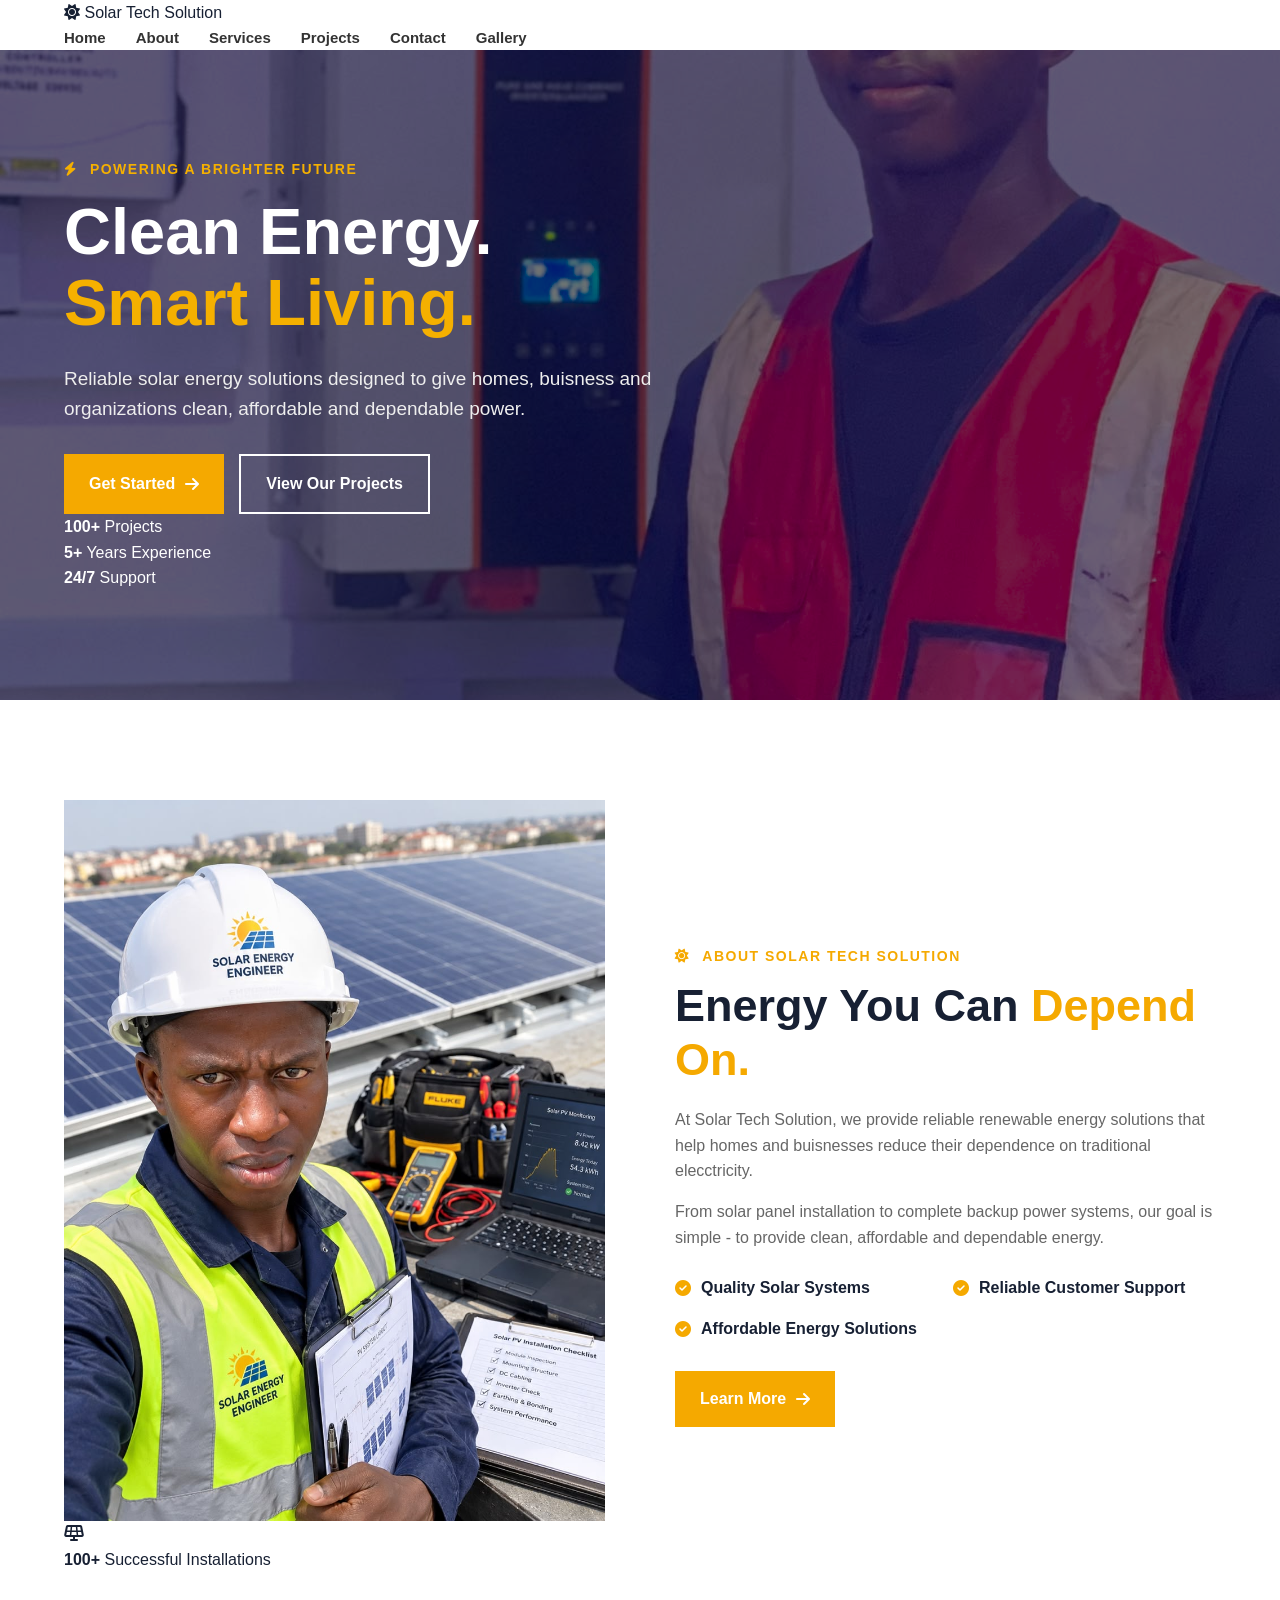
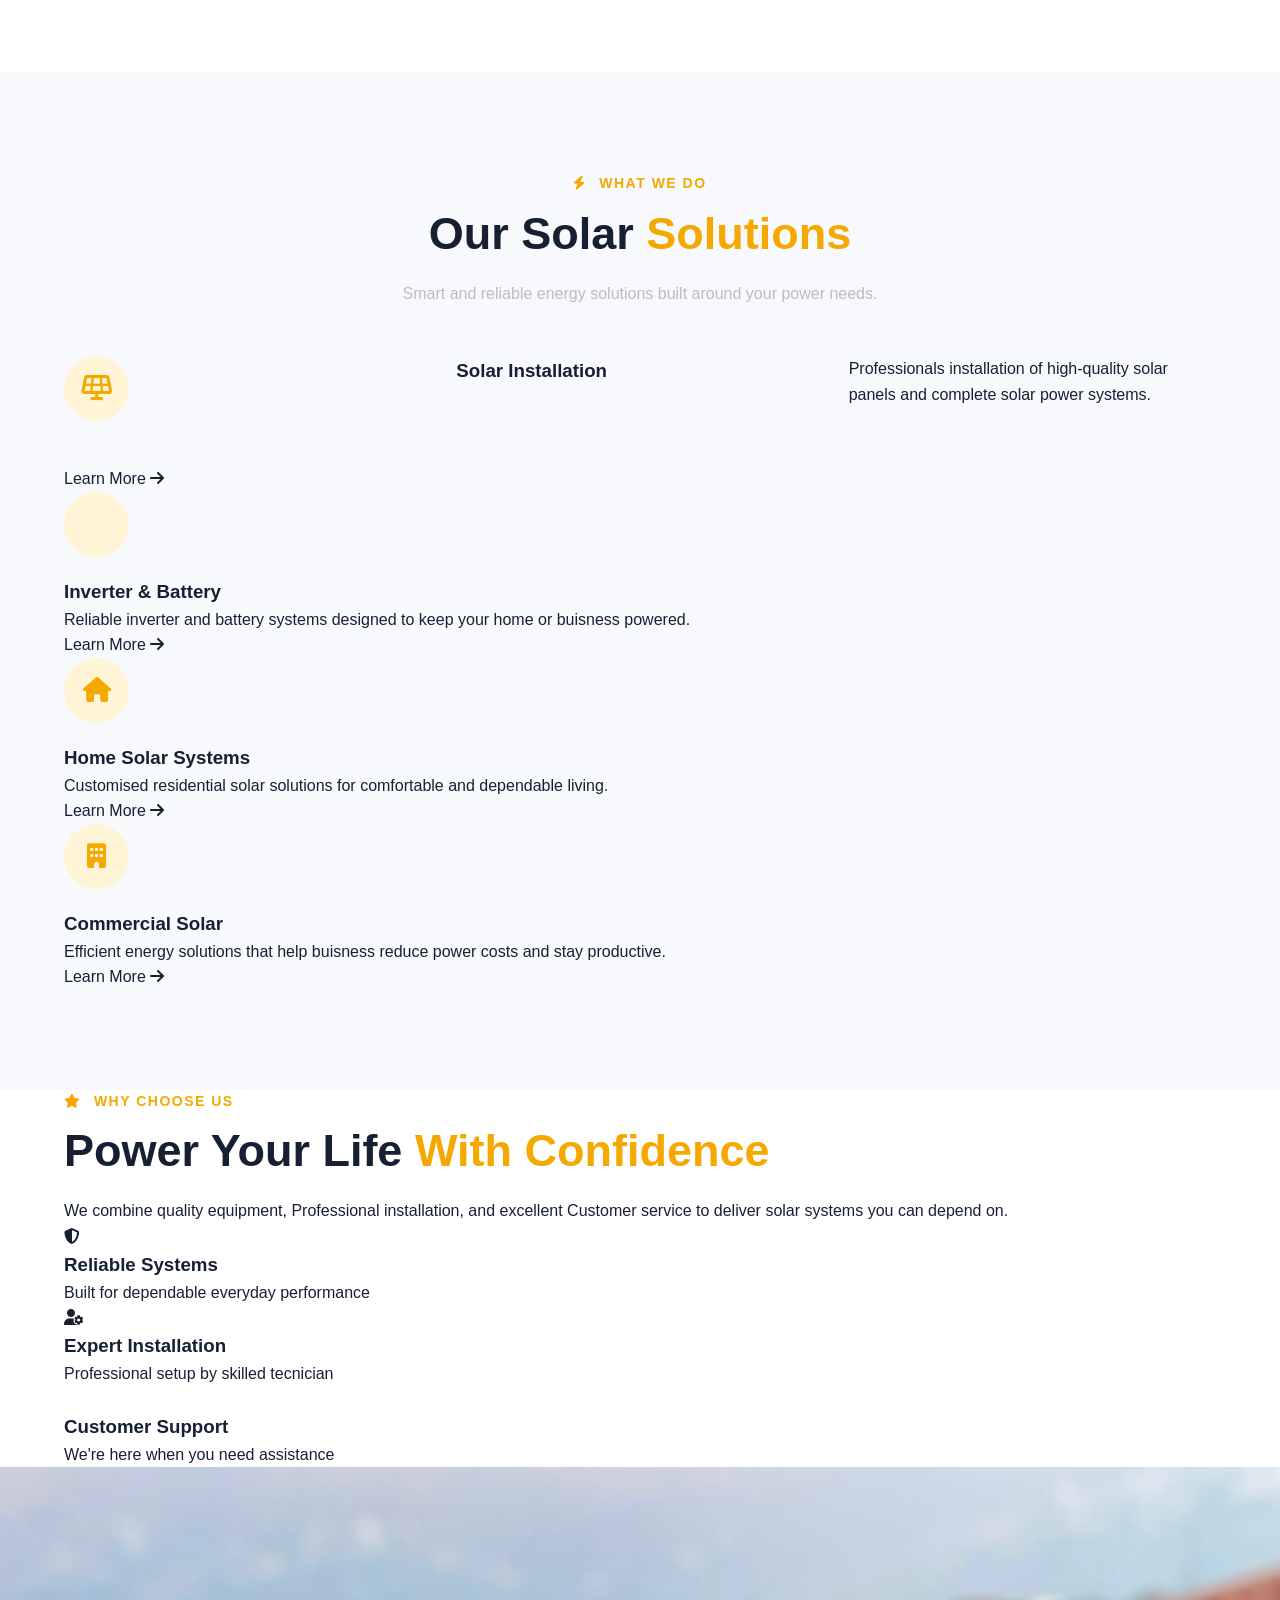
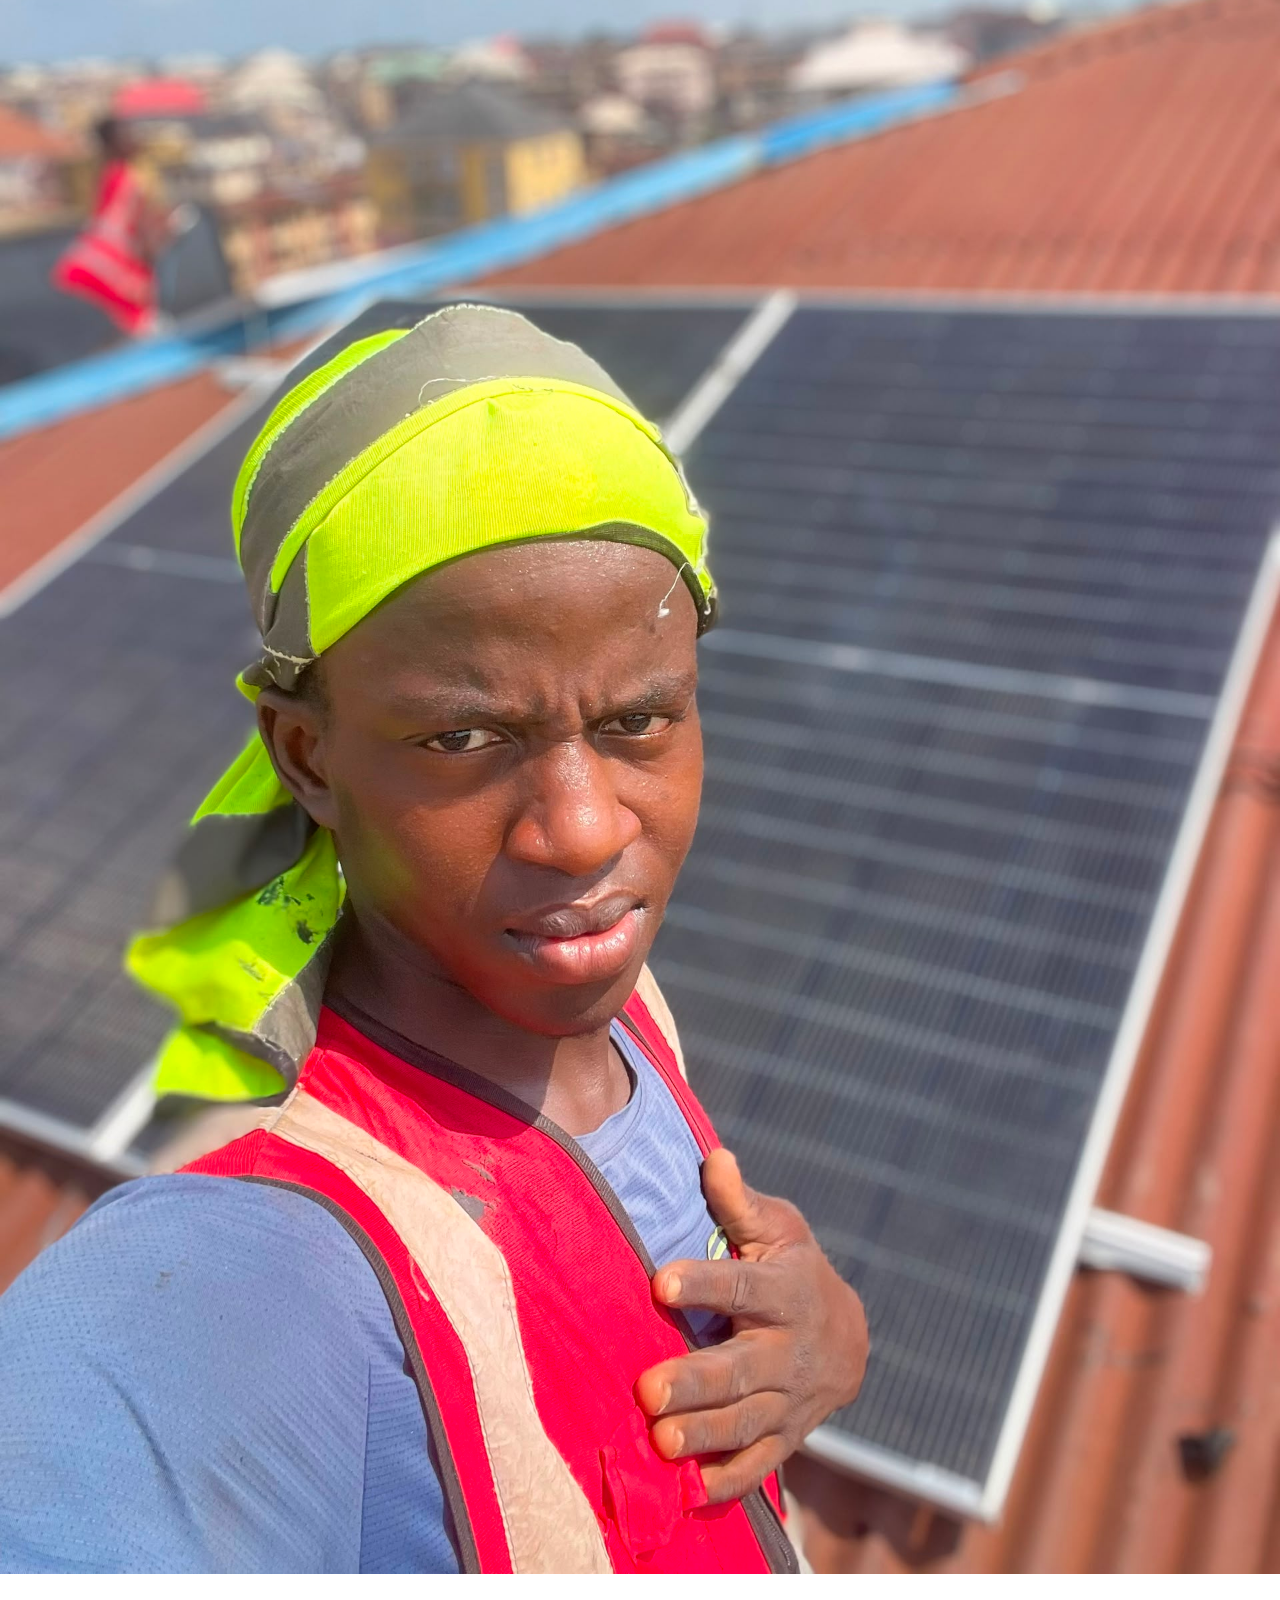
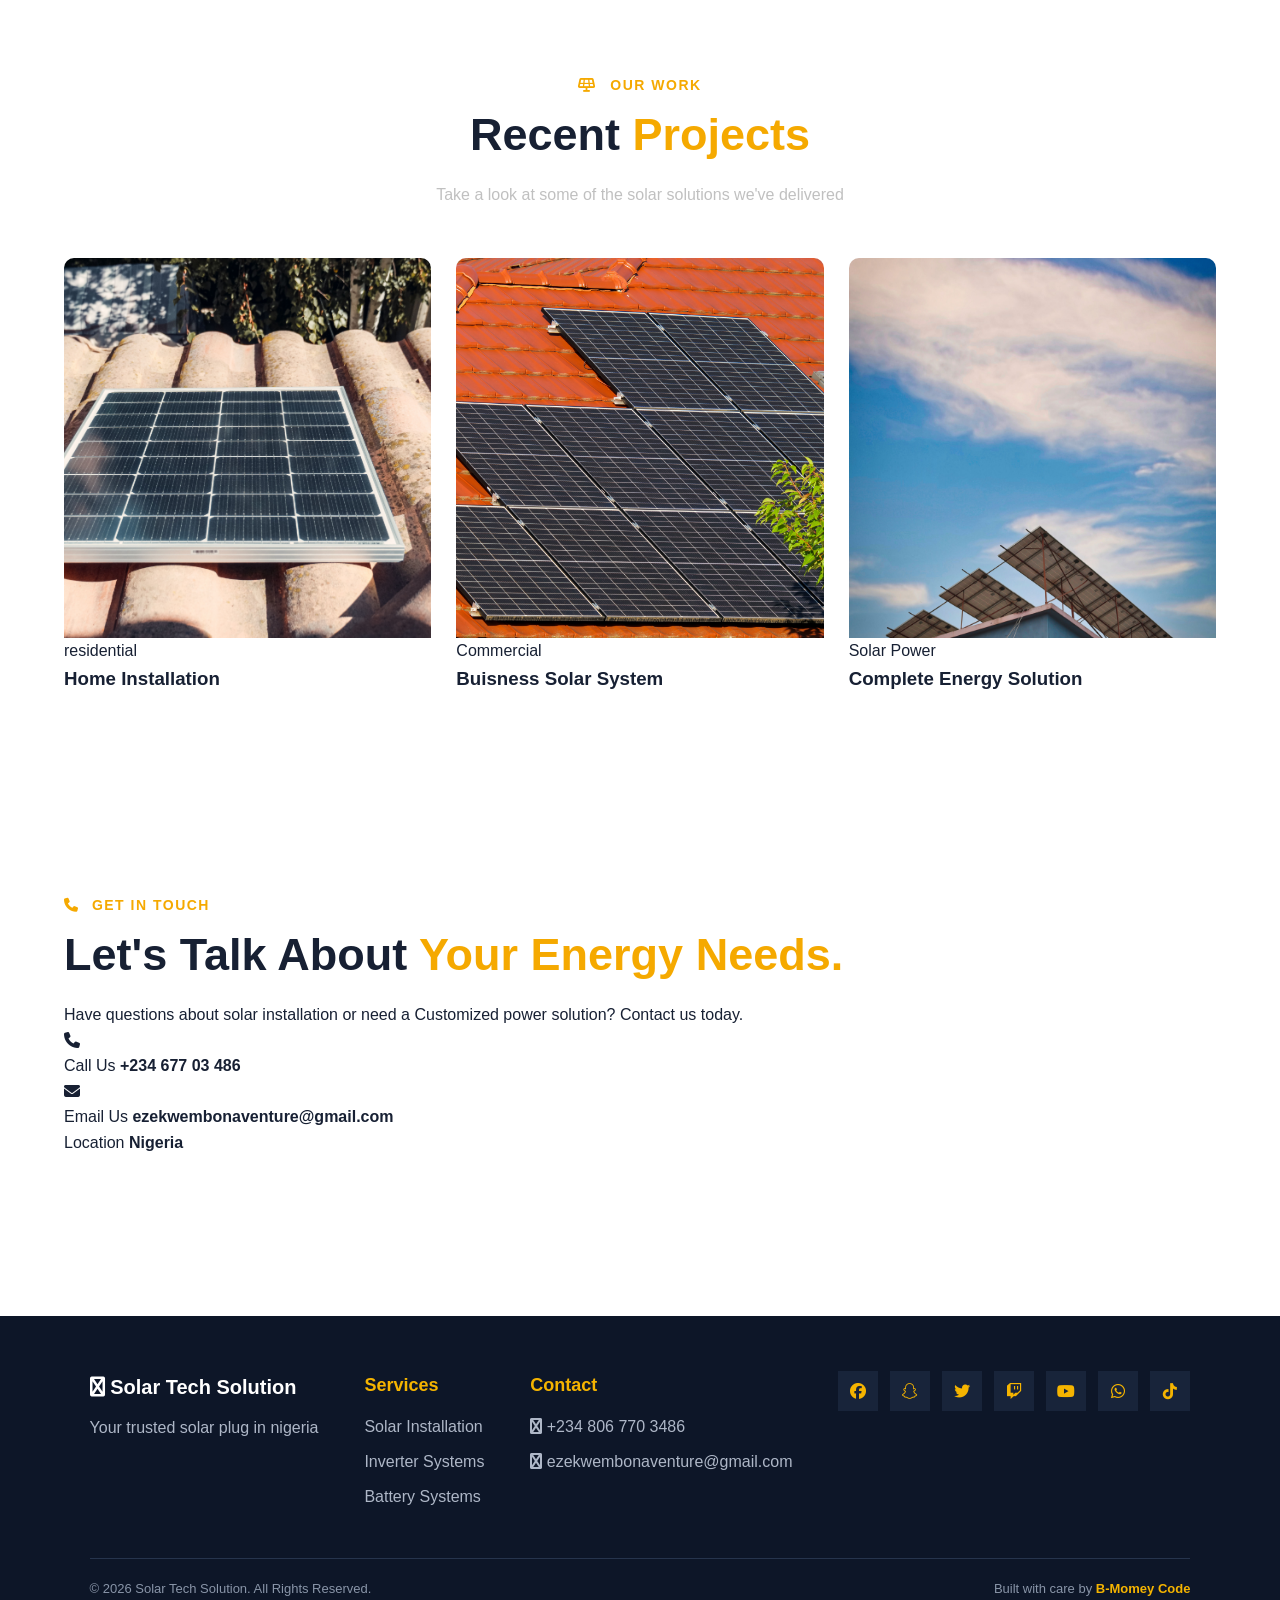
<file: index.html>
<!DOCTYPE html>
<html lang="en">
<head>
       <meta charset="UTF-8">
       <meta name="viewport" content="width=device-width, initial-scale=1.0">
       <link rel="stylesheet" href="https://cdnjs.cloudflare.com/ajax/libs/font-awesome/6.5.2/css/all.min.css">
       <link rel="stylesheet" href="style.css">
       <link rel="stylesheet" href="script.js">
       <link rel="stylesheet" media="screen and (max-width: 768px)" href="mobile.css">
       <link rel="stylesheet" href="widescreen.css">
       <title>Solar Tech Solution | Clean Energy Brighter Future</title>
</head>
<body>
       <!--Header-->
       <header>
        <div class="container">
        <a href="img/logo.png" class="logo">
        <i class="fa-solid fa-sun"></i>
        <span>Solar Tech Solution</span>
        </a>
        <nav class="navbar">
         <a href="index.html">Home</a>
         <a href="about.html">About</a>
         <a href="services.html">Services</a>
         <a href="projects.html">Projects</a>
         <a href="contact.html">Contact</a>
         <a href="gallery.html">Gallery</a>
        </nav>
        </a>
        </div>
       </header>
       <!--Hero Section-->
       <section class="hero" id="home">
        <div class="hero-overlay"></div>
        <div class="container hero-content">
          <div class="hero-text">
              <p class="hero-small">
                <i class="fa-solid fa-bolt"></i>
                POWERING A BRIGHTER FUTURE
              </p>
              <h1>Clean Energy. <span>Smart Living.</span></h1>
              <p class="hero-description">
               Reliable solar energy solutions designed to give homes,
               buisness and organizations clean, affordable and dependable power.
              </p>
              <div class="hero-buttons">
               <a href="contact.html" class="primary-btn">
                     Get Started 
                     <i class="fa-solid fa-arrow-right"></i>
               </a>
               <a href="projects.html" class="secondary-btn">View Our Projects</a>
              </div>
              <div class="hero-stats">
                <div>
                     <strong>100+</strong>
                     <span>Projects</span>
                </div>
                <div>
                     <strong>5+</strong>
                     <span>Years Experience</span>
                </div>
                <div>
                     <strong>24/7</strong>
                     <span>Support</span>
                </div>
              </div>
          </div>
        </div>
       </section>
       <div class="hero-image">
        <img src="img/logo.png" alt="Solar tech solution logo"
        class="apron-badge">
       </div>
       <!--About-->
       <section class="about section" id="about">
        <div class="container about-grid">
         <div class="about-images">
              <img src="img/rooftop 2.jpg" alt="Solar panel insallation">
              <div class="experince-box">
               <i class="fa-solid fa-solar-panel"></i>
               <div>
                <strong>100+</strong>
                <span>Successful Installations</span>
               </div>
              </div>
         </div>
         <div class="about-text">
           <p class="section-label">
              <i class="fa-solid fa-sun"></i>
              ABOUT SOLAR TECH SOLUTION
           </p>
           <h2>Energy You Can
              <span>Depend On.</span>
           </h2>
           <p>At Solar Tech Solution, we provide reliable renewable energy
              solutions that help homes and buisnesses reduce their
              dependence on traditional elecctricity.
           </p>
           <p>From solar panel installation to complete backup power
              systems, our goal is simple - to provide clean,
              affordable and dependable energy.
           </p>
           <div class="about-features">
              <div>
                <i class="fa-solid fa-circle-check"></i>
                <span>Quality Solar Systems</span>
              </div>
              <div>
               <i class="fa-solid fa-circle-check"></i>
               <span>Reliable Customer Support</span>
              </div>
              <div>
               <i class="fa-solid fa-circle-check"></i>
               <span>Affordable Energy Solutions</span>
              </div>
           </div>
           <div>
              <a href="contact.html" class="primary-btn">
                     Learn More
                     <i class="fa-solid fa-arrow-right"></i>
              </a>
           </div>
                </div>
        </div>
       </section>
       <!--Services-->
       <section class="services section" id="services">
        <div class="container">
            <div class="section-heading">
              <p class="section-label">
               <i class="fa-solid fa-bolt"></i>
               WHAT WE DO
              </p>
              <h2>Our Solar
              <span>Solutions</span>
              </h2>
              <p>Smart and reliable energy solutions built around your power needs.</p>
            </div>
            <div class="services-grid">
              <div class="service-icon">
                 <i class="fa-solid fa-solar-panel"></i>
              </div>
              <h3>Solar Installation</h3>
              <p>Professionals installation of high-quality solar
                 panels and complete solar power systems.
              </p>
              <a href="contact.html">
                     Learn More
                <i class="fa-solid fa-arrow-right"></i>
              </a>
            </div>
            <div class="service-card">
              <div class="service-icon">
                <i class="fa-solid fa-batttery-full"></i>
              </div>
              <h3>Inverter & Battery</h3>
              <p>Reliable inverter and battery systems designed to
                 keep your home or buisness powered.
              </p>
              <a href="contact.html">
                     Learn More
                     <i class="fa-solid fa-arrow-right"></i>
              </a>
            </div>
            <div class="service-card">
              <div class="service-icon">
                <i class="fa-solid fa-house"></i>
              </div>
              <h3>Home Solar Systems</h3>
              <p>Customised residential solar solutions for 
                comfortable and dependable living.
              </p>
              <a href="contact.html">
                Learn More
                <i class="fa-solid fa-arrow-right"></i>
              </a>
            </div>
            <div class="service-card">
              <div class="service-icon">
                <i class="fa-solid fa-building"></i>
              </div>
              <h3>Commercial Solar</h3>
              <p>Efficient energy solutions that help buisness
                reduce power costs and stay productive.
              </p>
              <a href="contact.html">
                Learn More
                <i class="fa-solid fa-arrow-right"></i>
              </a>
            </div>
        </div>
       </section>
      <!--Why Us-->
      <section class="why-us">
        <div class="container why-grid">
          <div class="why-text">
            <p class="section-label">
              <i class="fa-solid fa-star"></i>
              WHY CHOOSE US
            </p>
            <h2>Power Your Life
              <span>With Confidence</span>
            </h2>
            <p>We combine quality equipment, Professional installation,
              and excellent Customer service to deliver solar systems you can depend on.
            </p>
            <div class="why-list">
              <div class="why-item">
                <i class="fa-solid fa-shield-halved"></i>
                <div>
                  <h3>Reliable Systems</h3>
                  <p>Built for dependable everyday performance</p>
                </div>
              </div>
              <div class="why-item">
                <i class="fa-solid fa-user-gear"></i>
                <h3>Expert Installation</h3>
                <p>Professional setup by skilled tecnician</p>
              </div>
            </div>
            <div class="why-item">
              <i class="fa-solid fa-headest"></i>
              <div>
                <h3>Customer Support</h3>
                <p>We're here when you need assistance</p>
              </div>
            </div>
          </div>
        </div>
        <div class="why-imagee">
          <img src="img/rooftop.jpg.jpg" alt="Solar tecnicians working">
        </div>
      </section> 
      <!--Projects-->
      <section class="projects section" id="projects">
        <div class="container">
          <div class="section-heading">
            <p class="section-label">
              <i class="fa-solid fa-solar-panel"></i>
              OUR WORK
            </p>
            <h2>Recent <span>Projects</span></h2>
            <p>
              Take a look at some of the solar solutions we've delivered
            </p>
          </div>
          <div class="projects-grid">
            <div class="projects-card">
              <img src="img/project 6.jpg" alt="Solar installation project">
              <div class="project-info">
                <span>residential</span>
                <h3>Home Installation</h3>
              </div>
            </div>
            <div class="projects-card">
              <img src="img/project 3.jpg" alt="Commercial solar project">
              <div class="project-info">
                <span>Commercial</span>
                <h3>Buisness Solar System</h3>
              </div>
            </div>
            <div class="projects-card">
              <img src="img/project 4.jpg" alt="Solar panel project">
              <div class="project-info">
                <span>Solar Power</span>
                <h3>Complete Energy Solution</h3>
              </div>
            </div>
          </div>
        </div>
      </section>
      <!--Contact-->
      <section class="content section" id="contact">
        <div class="container contact-grid">
          <div class="contact-info">
            <p class="section-label">
              <i class="fa-solid fa-phone"></i>
              GET IN TOUCH
            </p>
            <h2>Let's Talk About
              <span>Your Energy Needs.</span>
            </h2>
            <p>Have questions about solar installation or need 
              a Customized power solution? Contact us today.
            </p>
            <div class="contact-item">
              <i class="fa-solid fa-phone"></i>
              <div>
                <span>Call Us</span>
                <strong>+234 677 03 486</strong>
              </div>
            </div>
            <div class="contact-item">
              <i class="fa-solid fa-envelope"></i>
              <div>
                <span>Email Us</span>
                <strong>ezekwembonaventure@gmail.com</strong>
              </div>
            </div>
            <div>
              <span>Location</span>
              <strong>Nigeria</strong>
            </div>
          </div>
        </div>
      </section>
      <footer class="footer">
        <div class="footer-container">
          <div class="footer-brand">
            <h3>
              <i class="fa-brands fa-sun"></i>
              Solar Tech Solution</h3>
            <p>Your trusted solar plug in nigeria</p>
          </div>
          <div class="footer-services">
            <h4>Services</h4>
            <a href="services.html">Solar Installation</a>
            <a href="services.html">Inverter Systems</a>
            <a href="services.html">Battery Systems</a>
          </div>
          <div class="footer-contact">
            <h4>Contact</h4>
            <a href="tel:08067703486">
              <i class="fa-brands fa-phone"></i>
              +234 806 770 3486
            </a>
            <a href="mailto:ezekwembonaventure@gmail.com">
              <i class="fa-brands fa-envelope"></i>
              ezekwembonaventure@gmail.com
            </a>
          </div>
          <div class="social-icons">
            <a href="https://www.facebook.com/share/19jaKNZbji/?mibextid=wwXIfr" target="_blank">
                     <i class="fa-brands fa-facebook"></i>
              </a>
              <!--snapchat-->
              <a href="https://snapchat.com/t/9XoHOMtY" target="_blank">
                     <i class="fa-brands fa-snapchat"></i>
              </a>
              <!--Twitter-->
              <a href="https://x.com/cleanenergy002?s=11" target="_blank">
                     <i class="fa-brands fa-twitter"></i>
              </a>
              <!--Twitch-->
              <a href="https://www.twitch.tv/Solartech042" target="_blank">
                     <i class="fa-brands fa-twitch"></i>
              </a>
              <!--youtube-->
              <a href="https://www.youtube.com/@Solartech001?si=rQ2NU7afKTNvPv5" target="_blank">
                     <i class="fa-brands fa-youtube"></i>
              </a>
              <!--whatsapp-->
              <a href="https://wa.me/2348067703486" target="_blank">
                     <i class="fa-brands fa-whatsapp"></i>
              </a>
              <!--tiktok-->
              <a href="https://www.tiktok.com/@solartech073?_r=1&_t=Zs-99wtcuWARWh">
                <i class="fa-brands fa-tiktok"></i>
                </a>
          </div>
          </div>
        </div>
        <div class="footer-bottom">
          <p> &copy; 2026 Solar Tech Solution. All Rights Reserved.</p>
          <p>Built with care
            by <strong>B-Momey Code</strong></p>
        </div>
      </footer>
      </body>
      </html>
</file>
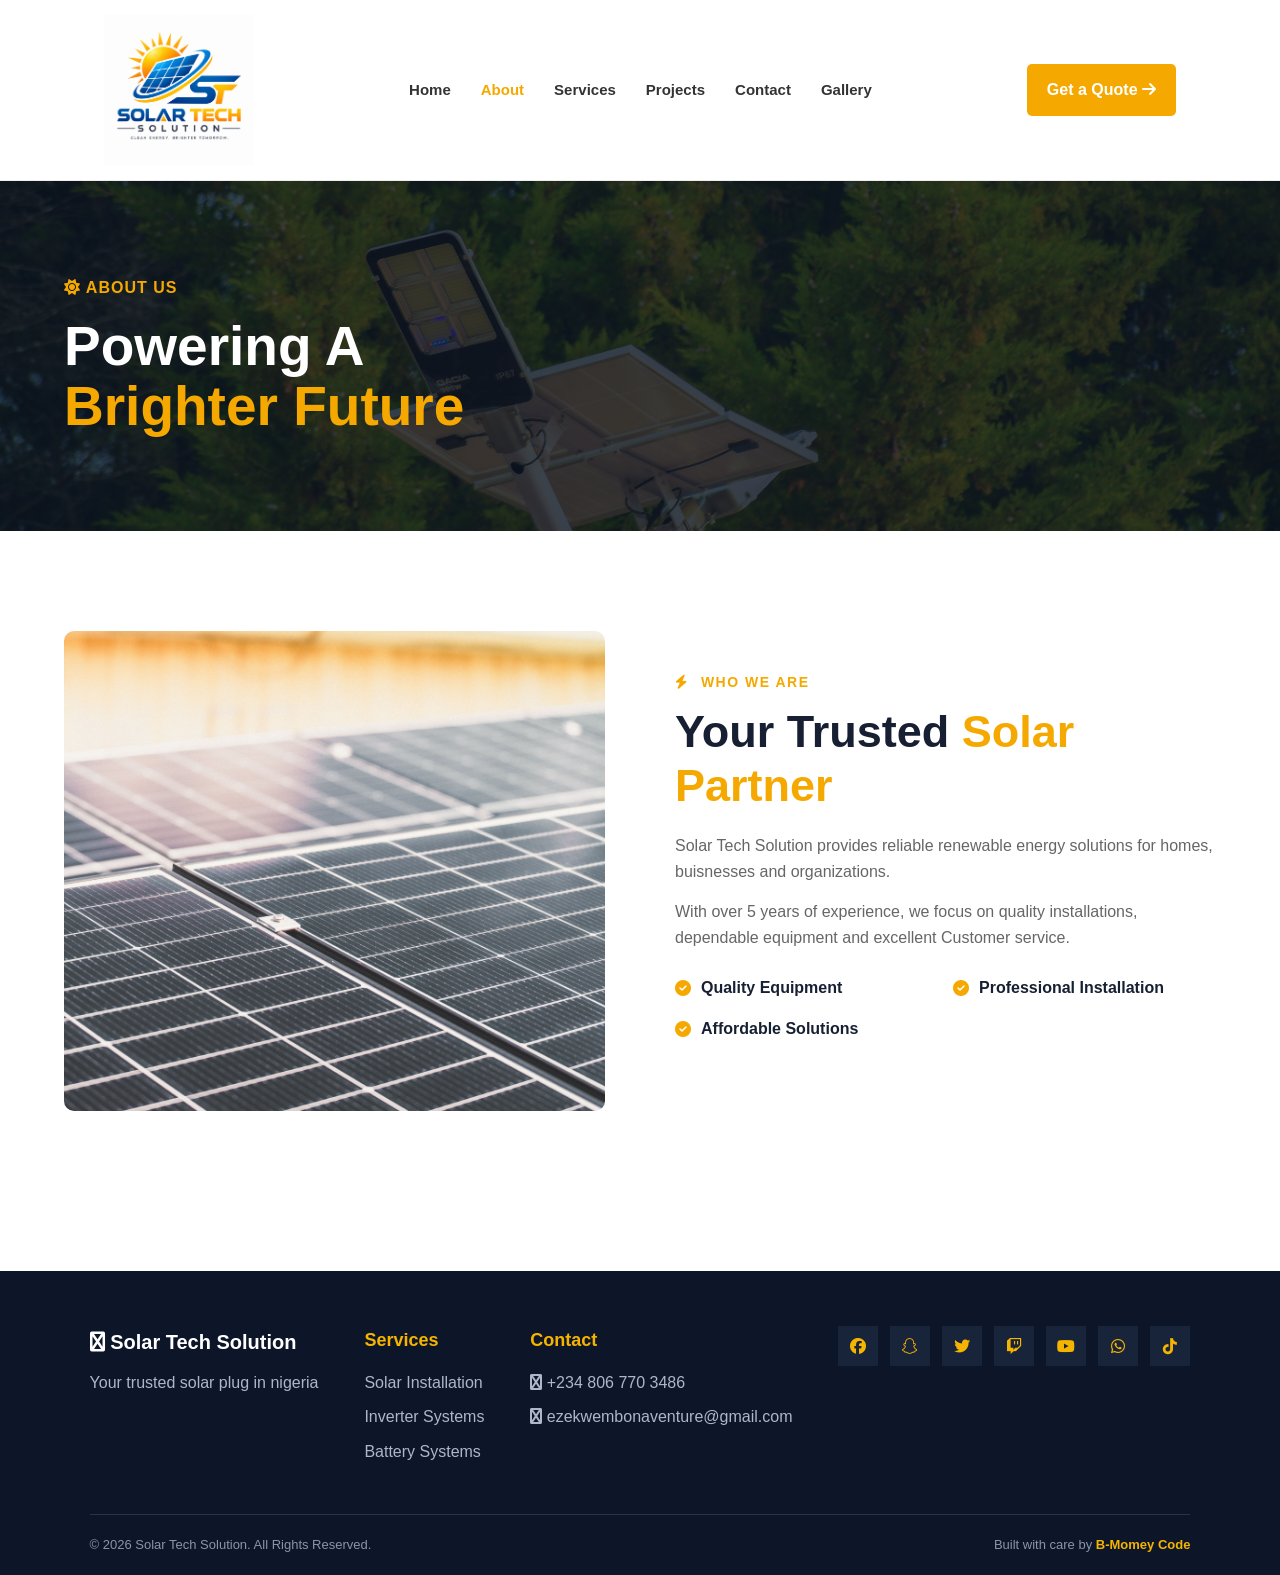
<file: about.html>
<!DOCTYPE html>
<html lang="en">
<head>
       <meta charset="UTF-8">
       <meta name="viewport" content="width=device-width, initial-scale=1.0">
       <link rel="stylesheet" href="style.css">
       <link rel="stylesheet" href="script.js">
       <link rel="stylesheet"  media="screen and (max-width: 768px)" href="mobile.css">
       <link rel="stylesheet" href="widescreen.css">
       <link rel="stylesheet" href="https://cdnjs.cloudflare.com/ajax/libs/font-awesome/6.5.2/css/all.min.css">
       <title>About Us | Solar Tech Solutions</title>
</head>
<body>
       <!--Header-->
       <header class="header">
        <div class="container nav">
          <a href="index.html" class="logo">
              <img src="img/logo.png" alt="Solar Tech Solution logo">
          </a>
          <nav class="navbar">
            <a href="index.html">Home</a>
            <a href="about.html" class="active">About</a>
            <a href="services.html">Services</a>
            <a href="projects.html">Projects</a>
            <a href="contact.html">Contact</a>
            <a href="gallery.html">Gallery</a>
          </nav>
          <a href="contact.html" class="nav-btn">
              Get a Quote
              <i class="fa-solid fa-arrow-right"></i>
          </a>
        </div>
       </header> 
       <!--Hero page-->
       <section class="page-hero">
         <div class="container">
              <p>
                <i class="fa-solid fa-sun"></i>
                ABOUT US
              </p>
              <h1>Powering A 
                <span>Brighter Future</span>
              </h1>
         </div>
       </section>
       <!--About-->
       <section class="about section">
         <div class="container about-grid">
              <div class="about-image">
                <img src="img/project 7.jpg" alt="Solar panel installation">
              </div>
              <div class="about-text">
                <p class="section-label">
                  <i class="fa-solid fa-bolt"></i>
                  WHO WE ARE
                </p>
                <h2>Your Trusted
                     <span>Solar Partner</span>
                </h2>
                <p>Solar Tech Solution provides reliable renewable energy
                   solutions for homes, buisnesses and organizations.
                </p>
                <p>With over 5 years of experience, we focus on quality installations, 
                     dependable equipment and excellent Customer service.
                </p>
                <div class="about-features">
                  <div>
                     <i class="fa-solid fa-circle-check"></i>
                     Quality Equipment
                  </div>
                  <div>
                     <i class="fa-solid fa-circle-check"></i>
                     Professional Installation
                  </div>
                  <div>
                     <i class="fa-solid fa-circle-check"></i>
                     Affordable Solutions
                  </div>
                </div>
              </div>
         </div>
       </section>
      <!--footer-->
       <footer class="footer">
        <div class="footer-container">
          <div class="footer-brand">
            <h3>
              <i class="fa-brands fa-sun"></i>
              Solar Tech Solution</h3>
            <p>Your trusted solar plug in nigeria</p>
          </div>
          <div class="footer-services">
            <h4>Services</h4>
            <a href="services.html">Solar Installation</a>
            <a href="services.html">Inverter Systems</a>
            <a href="services.html">Battery Systems</a>
          </div>
          <div class="footer-contact">
            <h4>Contact</h4>
            <a href="tel:08067703486">
              <i class="fa-brands fa-phone"></i>
              +234 806 770 3486
            </a>
            <a href="mailto:ezekwembonaventure@gmail.com">
              <i class="fa-brands fa-envelope"></i>
              ezekwembonaventure@gmail.com
            </a>
          </div>
          <div class="social-icons">
            <a href="https://www.facebook.com/share/19jaKNZbji/?mibextid=wwXIfr" target="_blank">
                     <i class="fa-brands fa-facebook"></i>
              </a>
              <!--snapchat-->
              <a href="https://snapchat.com/t/9XoHOMtY" target="_blank">
                     <i class="fa-brands fa-snapchat"></i>
              </a>
              <!--Twitter-->
              <a href="https://x.com/cleanenergy002?s=11" target="_blank">
                     <i class="fa-brands fa-twitter"></i>
              </a>
              <!--Twitch-->
              <a href="https://www.twitch.tv/Solartech042" target="_blank">
                     <i class="fa-brands fa-twitch"></i>
              </a>
              <!--youtube-->
              <a href="https://www.youtube.com/@Solartech001?si=rQ2NU7afKTNvPv5" target="_blank">
                     <i class="fa-brands fa-youtube"></i>
              </a>
              <!--whatsapp-->
              <a href="https://wa.me/2348067703486" target="_blank">
                     <i class="fa-brands fa-whatsapp"></i>
              </a>
              <!--tiktok-->
              <a href="https://www.tiktok.com/@solartech073?_r=1&_t=Zs-99wtcuWARWh">
                <i class="fa-brands fa-tiktok"></i>
                </a>
          </div>
          </div>
        </div>
        <div class="footer-bottom">
          <p> &copy; 2026 Solar Tech Solution. All Rights Reserved.</p>
          <p>Built with care
            by <strong>B-Momey Code</strong></p>
        </div>
      </footer>
</body>
</html>
</file>
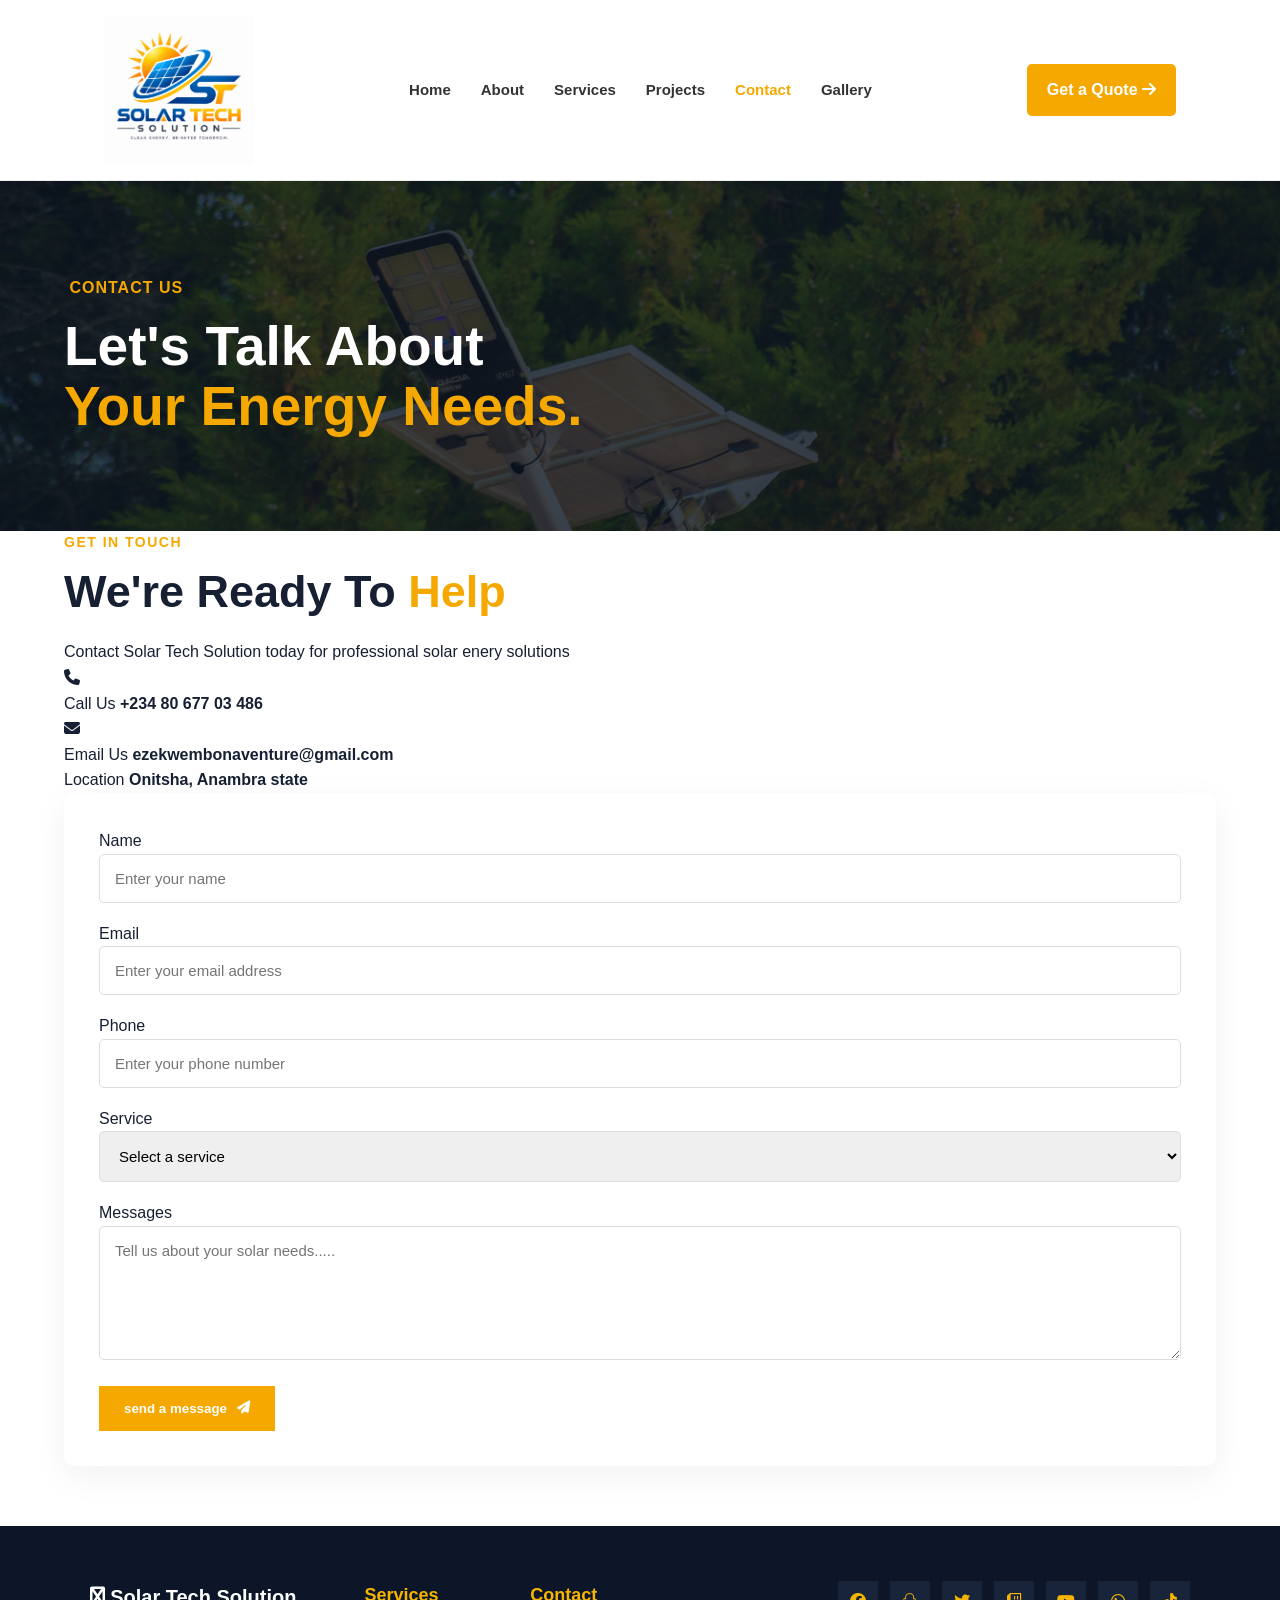
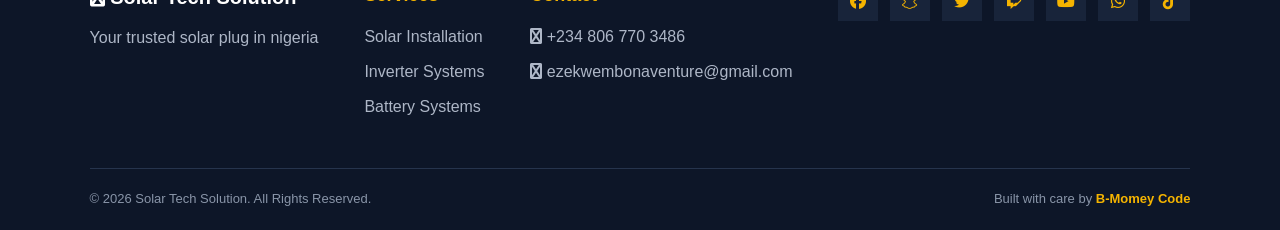
<file: contact.html>
<!DOCTYPE html>
<html lang="en">
<head>
       <meta charset="UTF-8">
       <meta name="viewport" content="width=device-width, initial-scale=1.0">
       <title>Contact Us | Solar Tech Solution</title>
       <link rel="stylesheet" href="https://cdnjs.cloudflare.com/ajax/libs/font-awesome/6.5.2/css/all.min.css">
       <link rel="stylesheet" href="style.css">
       <link rel="stylesheet" href="script.js">
       <link rel="stylesheet"  media="screen and (max-width: 768px)" href="mobile.css">
       <link rel="stylesheet" href="widescreen.css">
</head>
<body>
      <!--Header--> 
      <header class="header">
       <div class="container nav">
              <a href="index.html" class="logo">
               <img src="img/logo.png" alt="Solar Tech Solution">
              </a>
              <nav class="navbar">
               <a href="index.html">Home</a>
               <a href="about.html">About</a>
               <a href="services.html">Services</a>
               <a href="projects.html">Projects</a>
               <a href="contact.html" class="active">Contact</a>
               <a href="gallery.html">Gallery</a>
              </nav>
              <a href="contact.html" class="nav-btn">Get a Quote
               <i class="fa-solid fa-arrow-right"></i>
              </a>
       </div>
      </header>
      <!--Hero Page-->
      <section class="page-hero">
       <div class="container">
              <p>
                     <i class="fa-solid fsa-phone"></i>
               CONTACT US
              </p>
              <h1>Let's Talk About
                     <span>Your Energy Needs.</span>
              </h1>
       </div>
      </section>
      <!--Contact-->
      <section class="contact-section">
       <div class="container contact-grid">
       <div class="contact-info">
         <p class="section-label">
           GET IN TOUCH
         </p>
         <h2>We're Ready To <span>Help</span>
       </h2>
       <p>Contact Solar Tech Solution today for 
          professional solar enery solutions
       </p>
       <div class="contact-item">
              <i class="fa-solid fa-phone"></i>
          <div>
              <span>Call Us</span>
              <strong>+234 80 677 03 486</strong>
          </div>
       </div>
       <div class="contact-item">
              <i class="fa-solid fa-envelope"></i>
              <div>
                <span>Email Us</span>
                <strong>ezekwembonaventure@gmail.com</strong>
              </div>
       </div> 
       <div class="contact-item">
              <i class="fa-solar-panel fa-location-dot"></i>
              <div>
                 <span>Location</span>
                 <strong>Onitsha, Anambra state</strong>
              </div>
       </div>
       </div>
       <!--contact form-->
      <form class="contactForm" action="https://formsubmit.co/Ezekwembonaventure@gmail.com" method="post">
       <input type="hidden" name="subject" value="New Solar Tech Solution">
       <input type="hidden" name="captcha" value="false">
       <input type="hidden" name="-template" value="table">
       <label for="name">Name</label>
       <input type="text"
       id="name"
       name="name"
       placeholder="Enter your name"required>
       <label for="email">Email</label>
       <input type="email"
       id="email"
       name="email"
       placeholder="Enter your email address" required>
       <label for="phone">Phone</label>
       <input type="tel"
       id="phone"
       name="phone"
       placeholder="Enter your phone number">
       <label for="service">Service</label>
       <select name="service" id="service" required>
              <option value="">
              Select a service</option>
              <option value="solar-installation">Solar Panel Installation</option>
              <option value="inverter installation">Inverter Installation</option>
              <option value="battery-installation">Battery Installation</option>
              <option value="solar-maintenance">Solar Maintenance</option>
              <option value="solar-consultation">Solar Consultation</option>
       </select>
       <label for="messages">Messages</label>
       <textarea name="messages" id="messages"
       rows="6" placeholder="Tell us about your solar needs....."></textarea>
       <button type="submit" class="primary-btn">
              send a message
              <i class="fa-solid fa-paper-plane"></i>
       </button>
      </form>
       </form>
       </div>
      </section>
      <!--footer-->
       <footer class="footer">
        <div class="footer-container">
          <div class="footer-brand">
            <h3>
              <i class="fa-brands fa-sun"></i>
              Solar Tech Solution</h3>
            <p>Your trusted solar plug in nigeria</p>
          </div>
          <div class="footer-services">
            <h4>Services</h4>
            <a href="services.html">Solar Installation</a>
            <a href="services.html">Inverter Systems</a>
            <a href="services.html">Battery Systems</a>
          </div>
          <div class="footer-contact">
            <h4>Contact</h4>
            <a href="tel:08067703486">
              <i class="fa-brands fa-phone"></i>
              +234 806 770 3486
            </a>
            <a href="mailto:ezekwembonaventure@gmail.com">
              <i class="fa-brands fa-envelope"></i>
              ezekwembonaventure@gmail.com
            </a>
          </div>
          <div class="social-icons">
            <a href="https://www.facebook.com/share/19jaKNZbji/?mibextid=wwXIfr" target="_blank">
                     <i class="fa-brands fa-facebook"></i>
              </a>
              <!--snapchat-->
              <a href="https://snapchat.com/t/9XoHOMtY" target="_blank">
                     <i class="fa-brands fa-snapchat"></i>
              </a>
              <!--Twitter-->
              <a href="https://x.com/cleanenergy002?s=11" target="_blank">
                     <i class="fa-brands fa-twitter"></i>
              </a>
              <!--Twitch-->
              <a href="https://www.twitch.tv/Solartech042" target="_blank">
                     <i class="fa-brands fa-twitch"></i>
              </a>
              <!--youtube-->
              <a href="https://www.youtube.com/@Solartech001?si=rQ2NU7afKTNvPv5" target="_blank">
                     <i class="fa-brands fa-youtube"></i>
              </a>
              <!--whatsapp-->
              <a href="https://wa.me/2348067703486" target="_blank">
                     <i class="fa-brands fa-whatsapp"></i>
              </a>
              <!--tiktok-->
              <a href="https://www.tiktok.com/@solartech073?_r=1&_t=Zs-99wtcuWARWh">
                <i class="fa-brands fa-tiktok"></i>
                </a>
          </div>
          </div>
        </div>
        <div class="footer-bottom">
          <p> &copy; 2026 Solar Tech Solution. All Rights Reserved.</p>
          <p>Built with care
            by <strong>B-Momey Code</strong></p>
        </div>
      </footer>
</body>
</html>
</file>
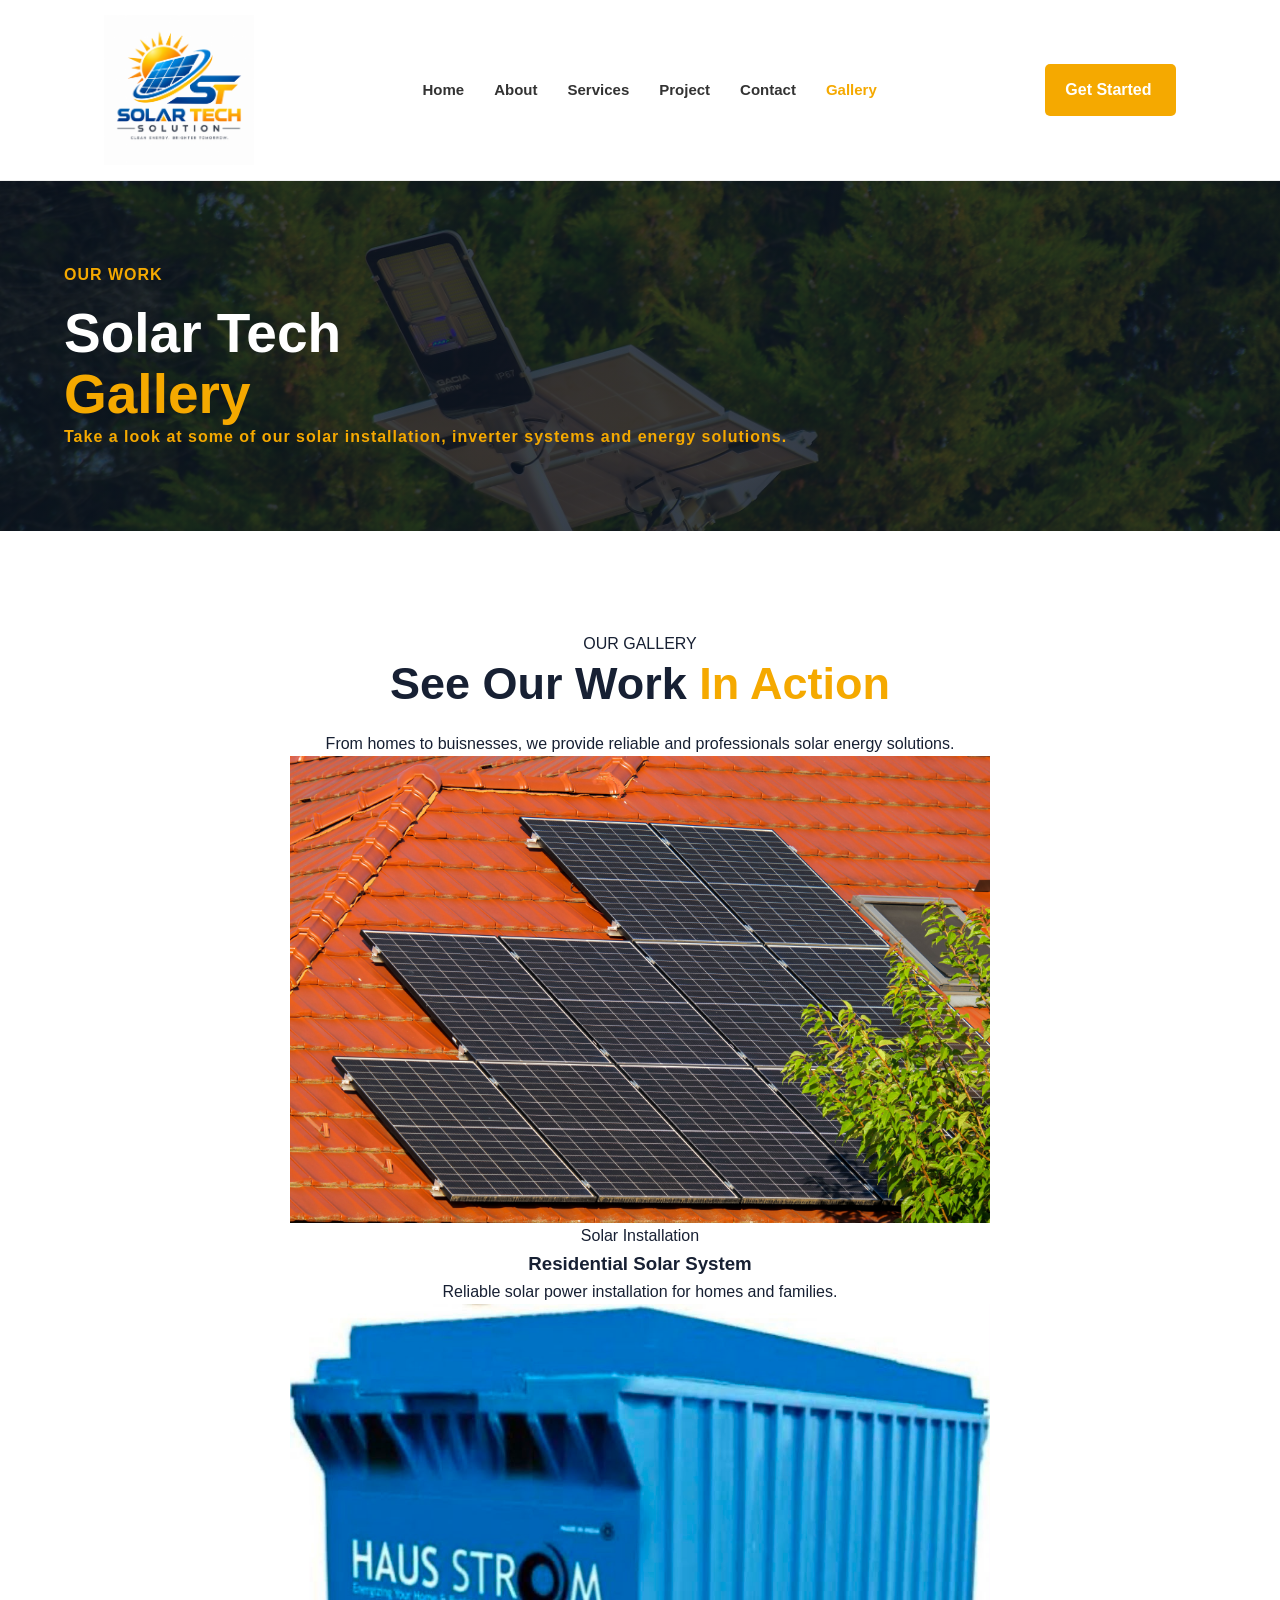
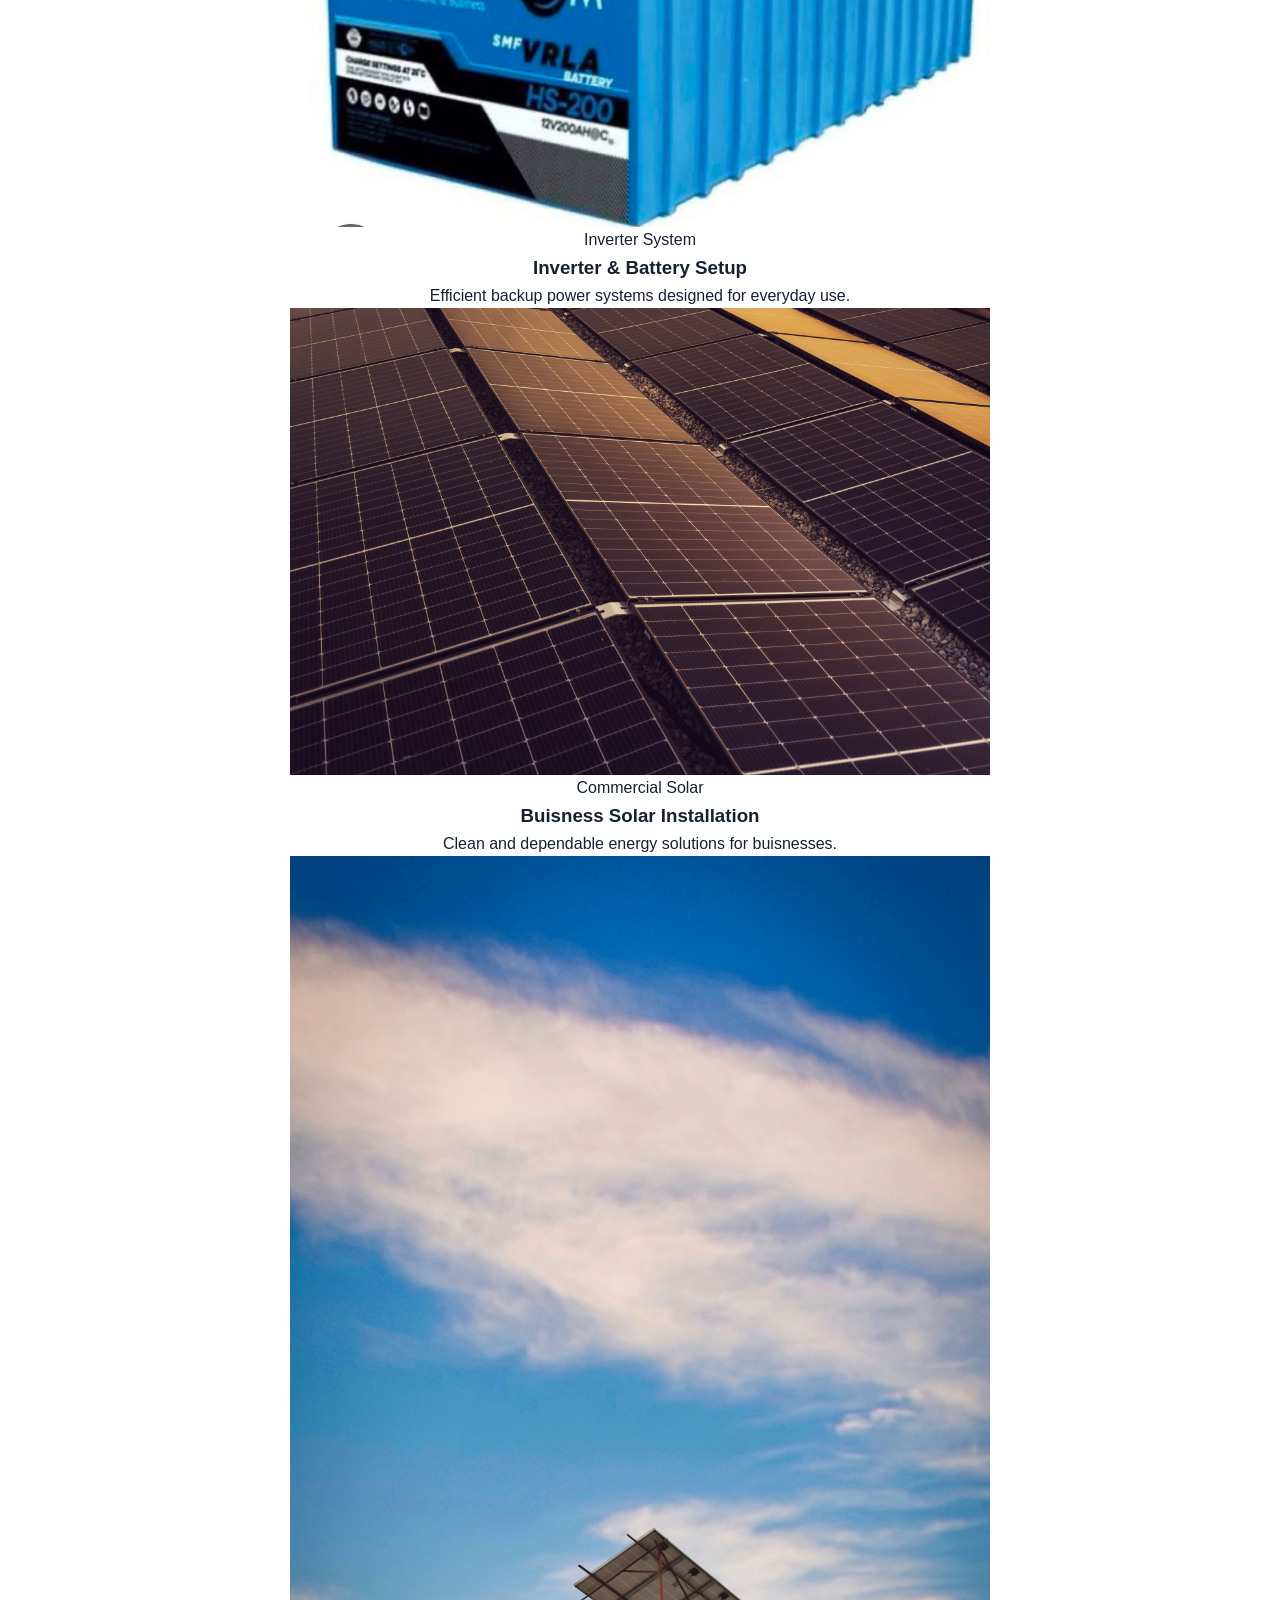
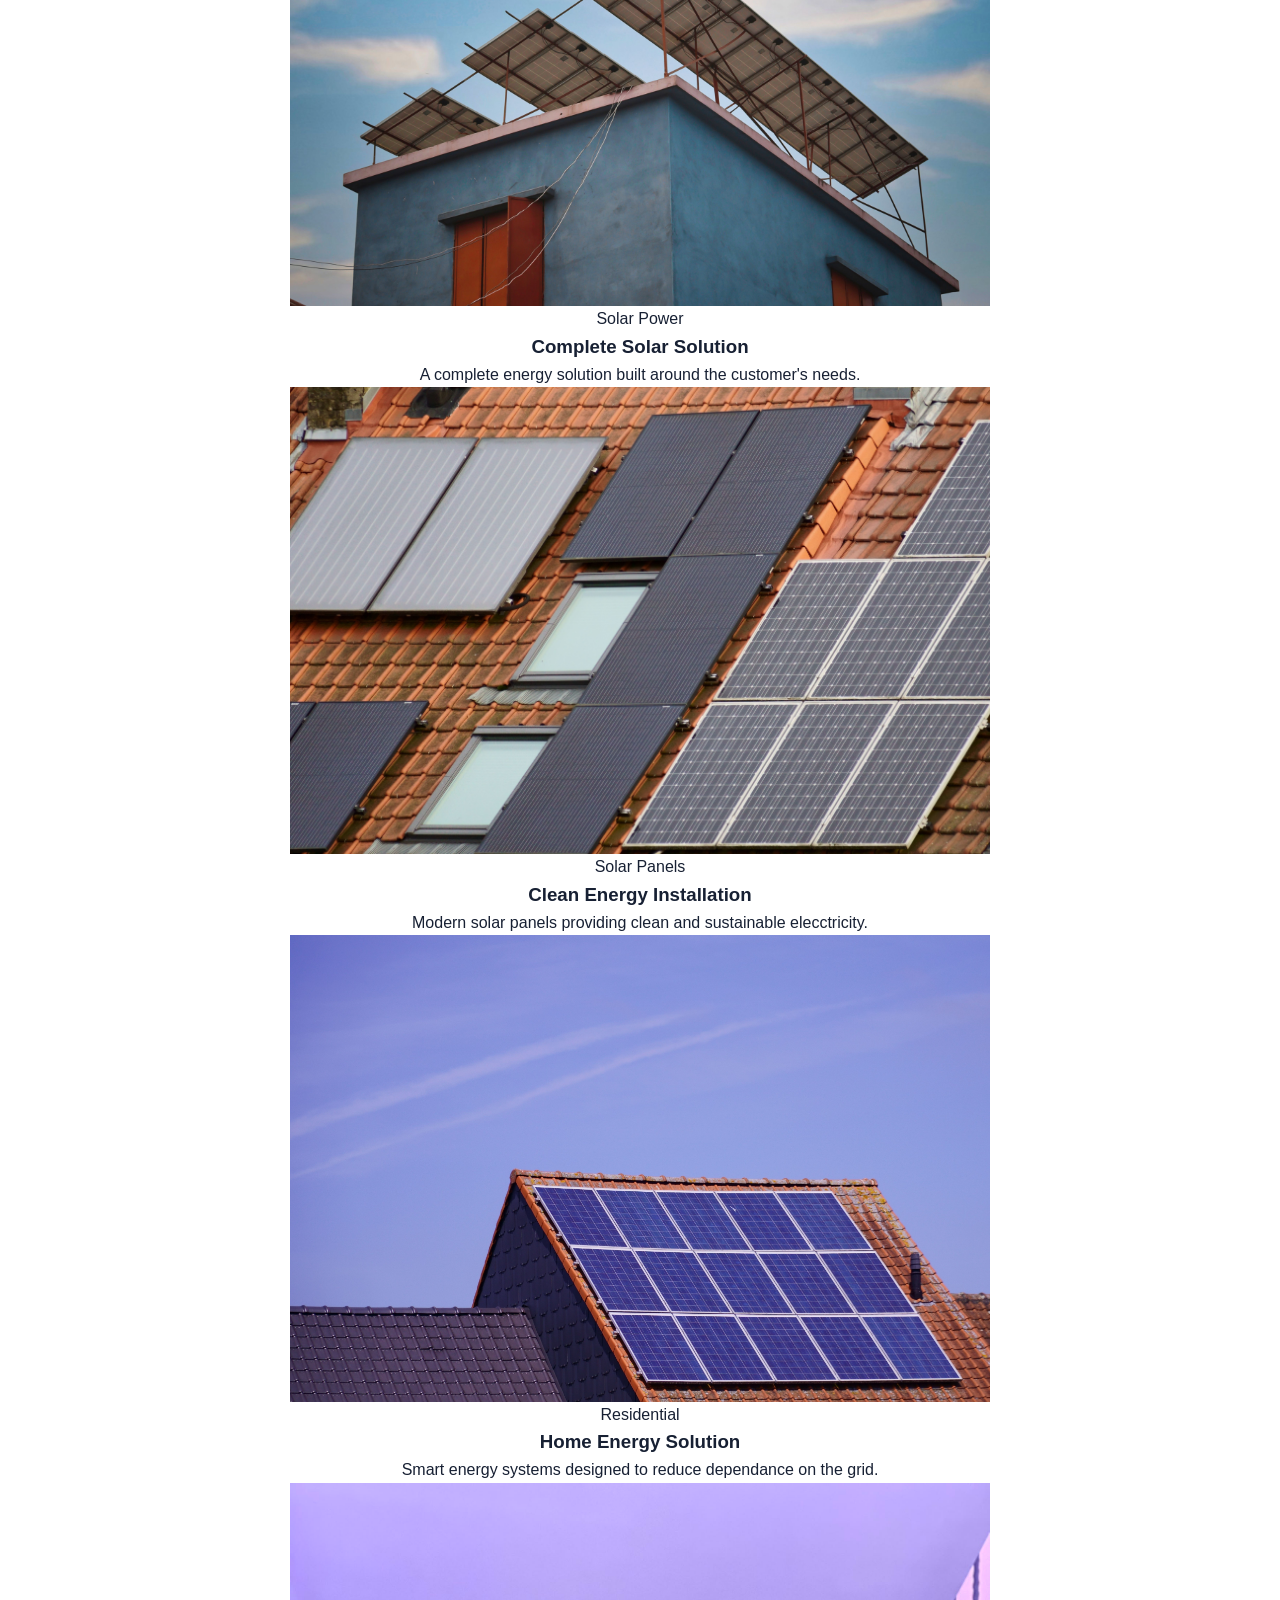
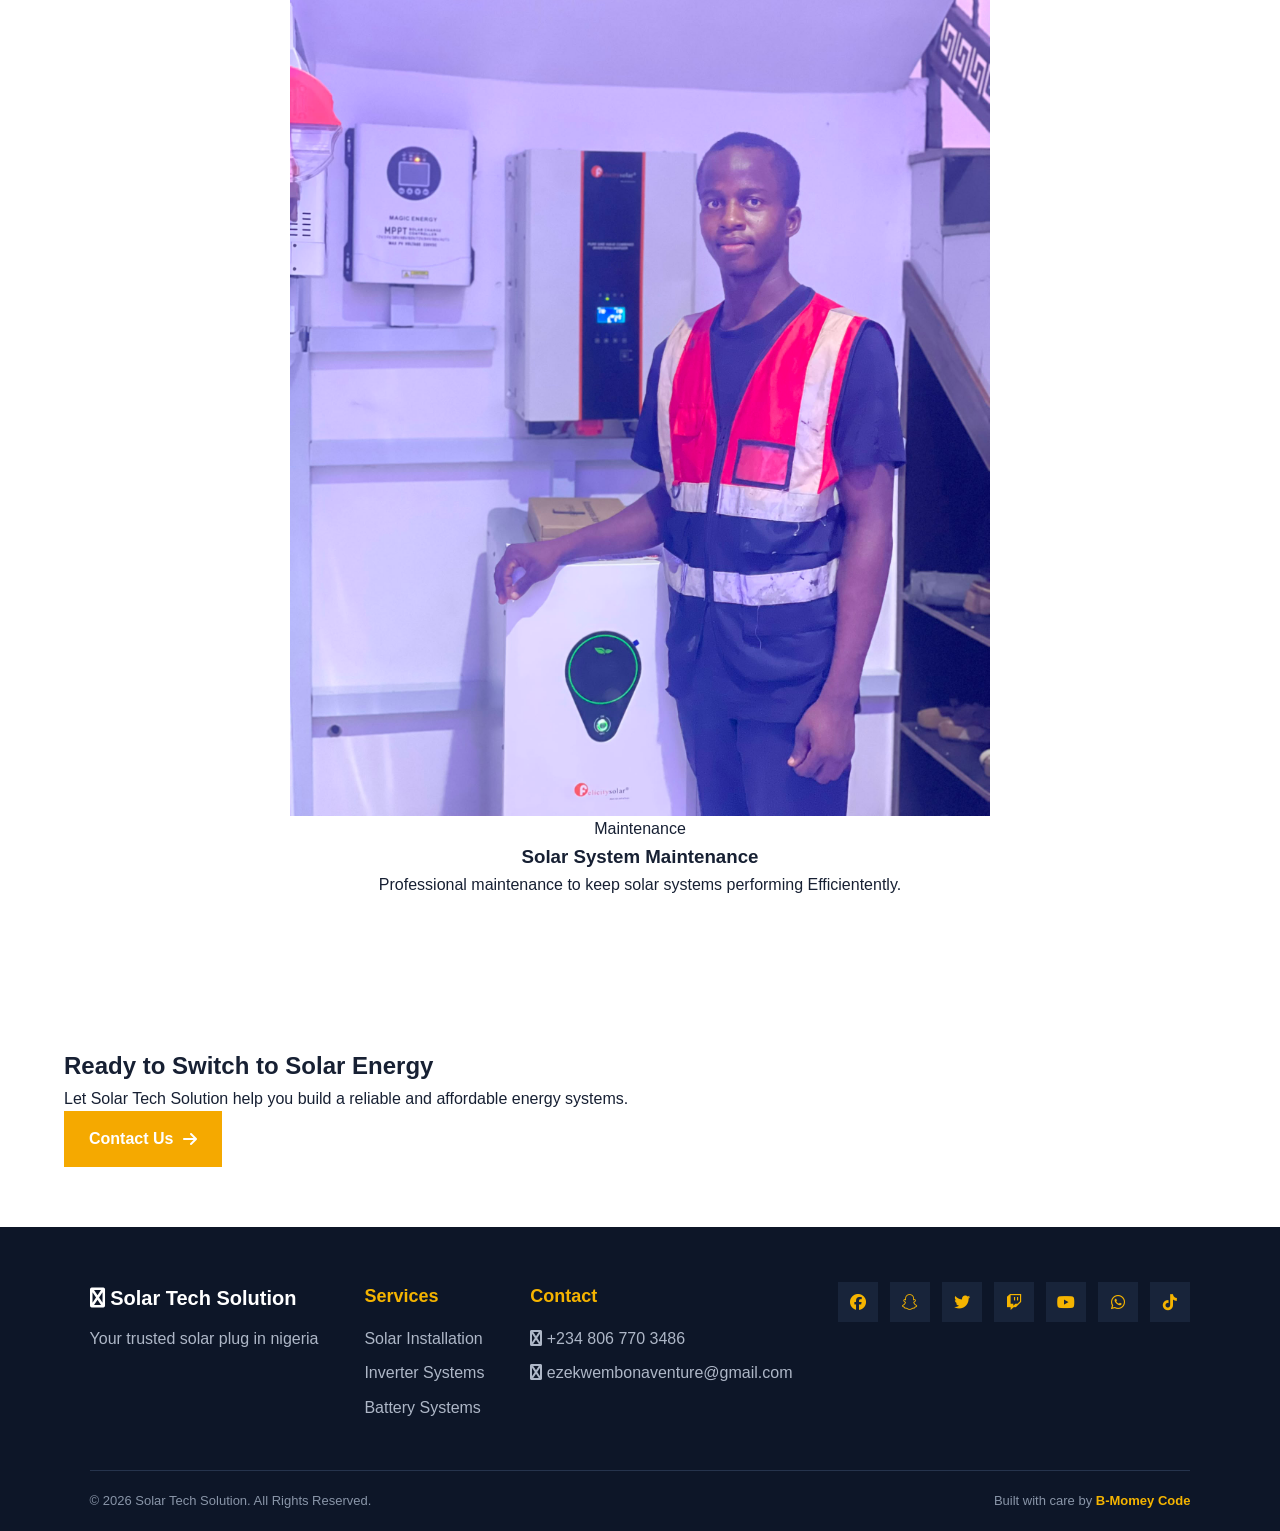
<file: gallery.html>
<!DOCTYPE html>
<html lang="en">
<head>
       <meta charset="UTF-8">
       <meta name="viewport" content="width=device-width, initial-scale=1.0">
       <link rel="stylesheet" href="style.css">
       <link rel="stylesheet" href="script.js">
       <link rel="stylesheet"  media="screen and (max-width: 768px)" href="mobile.css">
       <link rel="stylesheet" href="widescreen.css">
           <link rel="stylesheet" href="https://cdnjs.cloudflare.com/ajax/libs/font-awesome/6.5.2/css/all.min.css">
       <title>Gallery | Solar Tech Solution</title>
</head>
<body>
       <header class="header">
        <div class="container nav">
          <a href="index.html" class="logo">
              <img src="img/logo.png" alt="Solar Tech Solution Logo">
          </a>
          <nav class="navbar">
              <a href="index.html">Home</a>
              <a href="about.html">About</a>
              <a href="services.html">Services</a>
              <a href="projects.html">Project</a>
              <a href="contact.html">Contact</a>
              <a href="gallery.html" class="active">Gallery</a>
          </nav>
          <a href="contact.html" class="nav-btn">
              Get Started
              <i class="fa-solid"fa-arrow-right></i>
          </a>
        </div>
       </header>
       <!--Hero page-->
       <section class="page-hero">
        <div class="container">
          <p class="small-title">OUR WORK</p>
          <h1>
              Solar Tech 
              <span>Gallery</span>
          </h1>
          <p>
             Take a look at some of our solar installation, inverter systems
             and energy solutions.
          </p>
        </div>
       </section>
       <!-- Gallery -->
        <section class="section gallery-section">
         <div class="container">
           <div class="section-heading">
              <p class="small-title">OUR GALLERY</p>
              <h2>See Our Work
                <span>In Action</span>
              </h2>
              <p>From homes to buisnesses, we provide reliable and
                 professionals solar energy solutions.
                 <div class="gallery-grid">
                     <div class="gal-card">
                      <img src="img/project 3.jpg" alt="Residential solar panel installation">
                     </div>
                     <div class="gallery-info">
                        <span>Solar Installation</span>
                        <h3>Residential Solar System</h3>
                        <p>Reliable solar power installation for homes and families.</p>
                     </div>
                 </div>
                 <div class="gallery-card">
                     <div class="gallery-image">
                      <img src="img/battery-blue.jpg.jpg" alt="Inverter and battery installation">
                     </div>
                     <div class="gallery-info">
                        <span>Inverter System</span>
                        <h3>Inverter & Battery Setup</h3>
                        <p>Efficient backup power systems designed for everyday use.</p>
                     </div>
                 </div>

                 <div class="gallery-card">
                     <div class="gallery-image">
                      <img src="img/project 5.jpg" alt="Commercial solar installation">
                     </div>
                     <div class="gallery-info">
                        <span>Commercial Solar</span>
                        <h3>Buisness Solar Installation</h3>
                        <p>Clean and dependable energy solutions for buisnesses.</p>
                     </div>
                 </div>

                 <div class="gallery-card">
                     <div class="gallery-image">
                      <img src="img/project 4.jpg" alt="Complete solar power systems">
                     </div>
                     <div class="gallery-info">
                        <span>Solar Power</span>
                        <h3>Complete Solar Solution</h3>
                        <p>A complete energy solution built around the customer's needs.</p>
                     </div>
                 </div>

                 <div class="gallery-card">
                     <div class="gallery-image">
                      <img src="img/project 2.jpg" alt="Solar Panel insallation">
                     </div>
                     <div class="gallery-info">
                        <span>Solar Panels</span>
                        <h3>Clean Energy Installation</h3>
                        <p>Modern solar panels providing clean and
                            sustainable elecctricity.</p>
                     </div>
                 </div>
       <div class="gallery-card">
                     <div class="gallery-image">
                      <img src="img/project 1.jpg" alt="Home solar energy system">
                     </div>
                     <div class="gallery-info">
                        <span>Residential</span>
                        <h3>Home Energy Solution</h3>
                        <p>Smart energy systems designed to reduce dependance on the grid.</p>
                     </div>
                 </div>

                 <div class="gallery-card">
                     <div class="gallery-image">
                      <img src="img/installation.jpg.jpg" alt="Solar Maintenance service">
                     </div>
                     <div class="gallery-info">
                        <span>Maintenance</span>
                        <h3>Solar System Maintenance</h3>
                        <p>Professional maintenance to keep solar systems performing Efficientently.</p>
                     </div>
                 </div>
              </p>
           </div>
         </div>
        </section>

        <!-- cta -->
         <section class="cta">
        <div class="container">
         <h2>Ready to Switch to
           <span>Solar Energy</span>
         </h2>
         <p>
         Let Solar Tech Solution help you build a reliable and affordable energy systems.
         </p>
         <a href="contact.html" class="primary-btn">
              Contact Us
              <i class="fa-solid fa-arrow-right"></i>
         </a>
        </div>
         </section>
         <!-- footer -->
          <footer class="footer">
        <div class="footer-container">
          <div class="footer-brand">
            <h3>
              <i class="fa-brands fa-sun"></i>
              Solar Tech Solution</h3>
            <p>Your trusted solar plug in nigeria</p>
          </div>
          <div class="footer-services">
            <h4>Services</h4>
            <a href="services.html">Solar Installation</a>
            <a href="services.html">Inverter Systems</a>
            <a href="services.html">Battery Systems</a>
          </div>
          <div class="footer-contact">
            <h4>Contact</h4>
            <a href="tel:08067703486">
              <i class="fa-brands fa-phone"></i>
              +234 806 770 3486
            </a>
            <a href="mailto:ezekwembonaventure@gmail.com">
              <i class="fa-brands fa-envelope"></i>
              ezekwembonaventure@gmail.com
            </a>
          </div>
          <div class="social-icons">
            <a href="https://www.facebook.com/share/19jaKNZbji/?mibextid=wwXIfr" target="_blank">
                     <i class="fa-brands fa-facebook"></i>
              </a>
              <!--snapchat-->
              <a href="https://snapchat.com/t/9XoHOMtY" target="_blank">
                     <i class="fa-brands fa-snapchat"></i>
              </a>
              <!--Twitter-->
              <a href="https://x.com/cleanenergy002?s=11" target="_blank">
                     <i class="fa-brands fa-twitter"></i>
              </a>
              <!--Twitch-->
              <a href="https://www.twitch.tv/Solartech042" target="_blank">
                     <i class="fa-brands fa-twitch"></i>
              </a>
              <!--youtube-->
              <a href="https://www.youtube.com/@Solartech001?si=rQ2NU7afKTNvPv5" target="_blank">
                     <i class="fa-brands fa-youtube"></i>
              </a>
              <!--whatsapp-->
              <a href="https://wa.me/2348067703486" target="_blank">
                     <i class="fa-brands fa-whatsapp"></i>
              </a>
              <!--tiktok-->
              <a href="https://www.tiktok.com/@solartech073?_r=1&_t=Zs-99wtcuWARWh">
                <i class="fa-brands fa-tiktok"></i>
                </a>
          </div>
          </div>
        </div>
        <div class="footer-bottom">
          <p> &copy; 2026 Solar Tech Solution. All Rights Reserved.</p>
          <p>Built with care
            by <strong>B-Momey Code</strong></p>
        </div>
      </footer>
      </body>
</html>
</file>
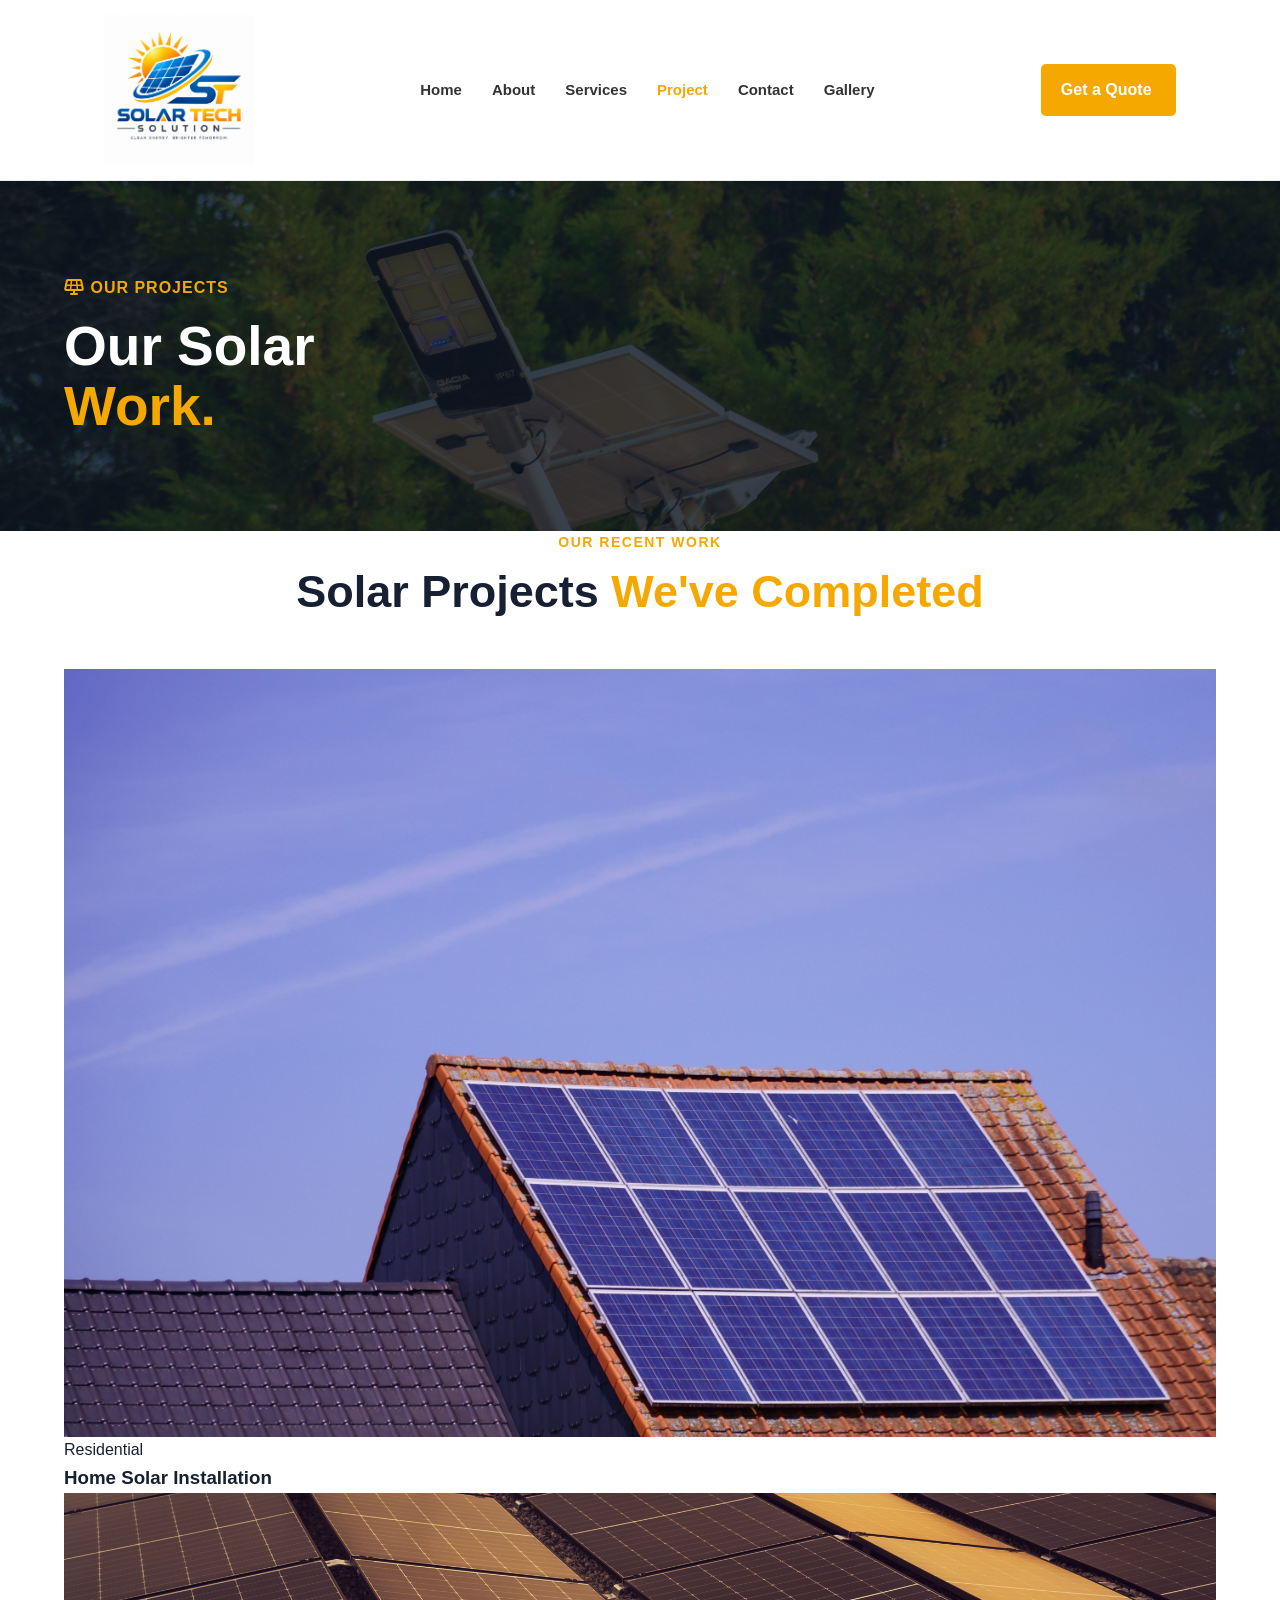
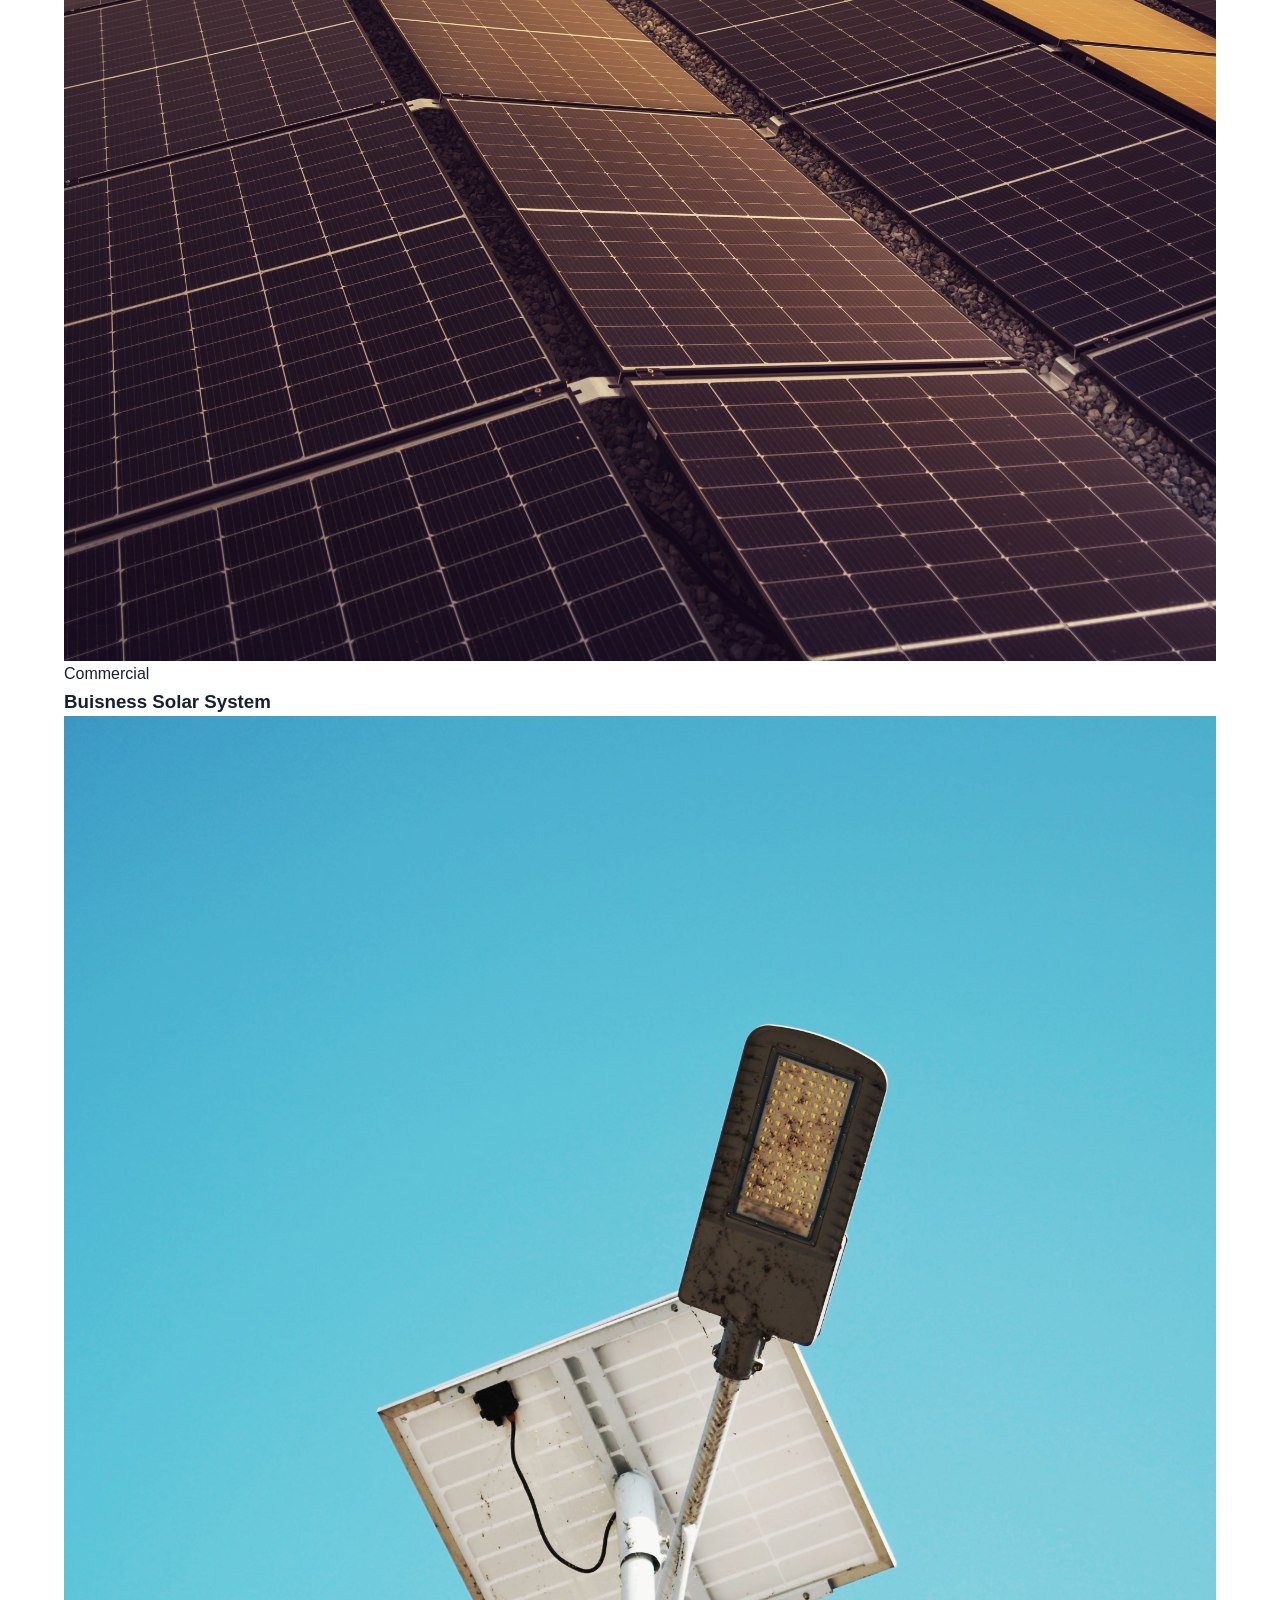
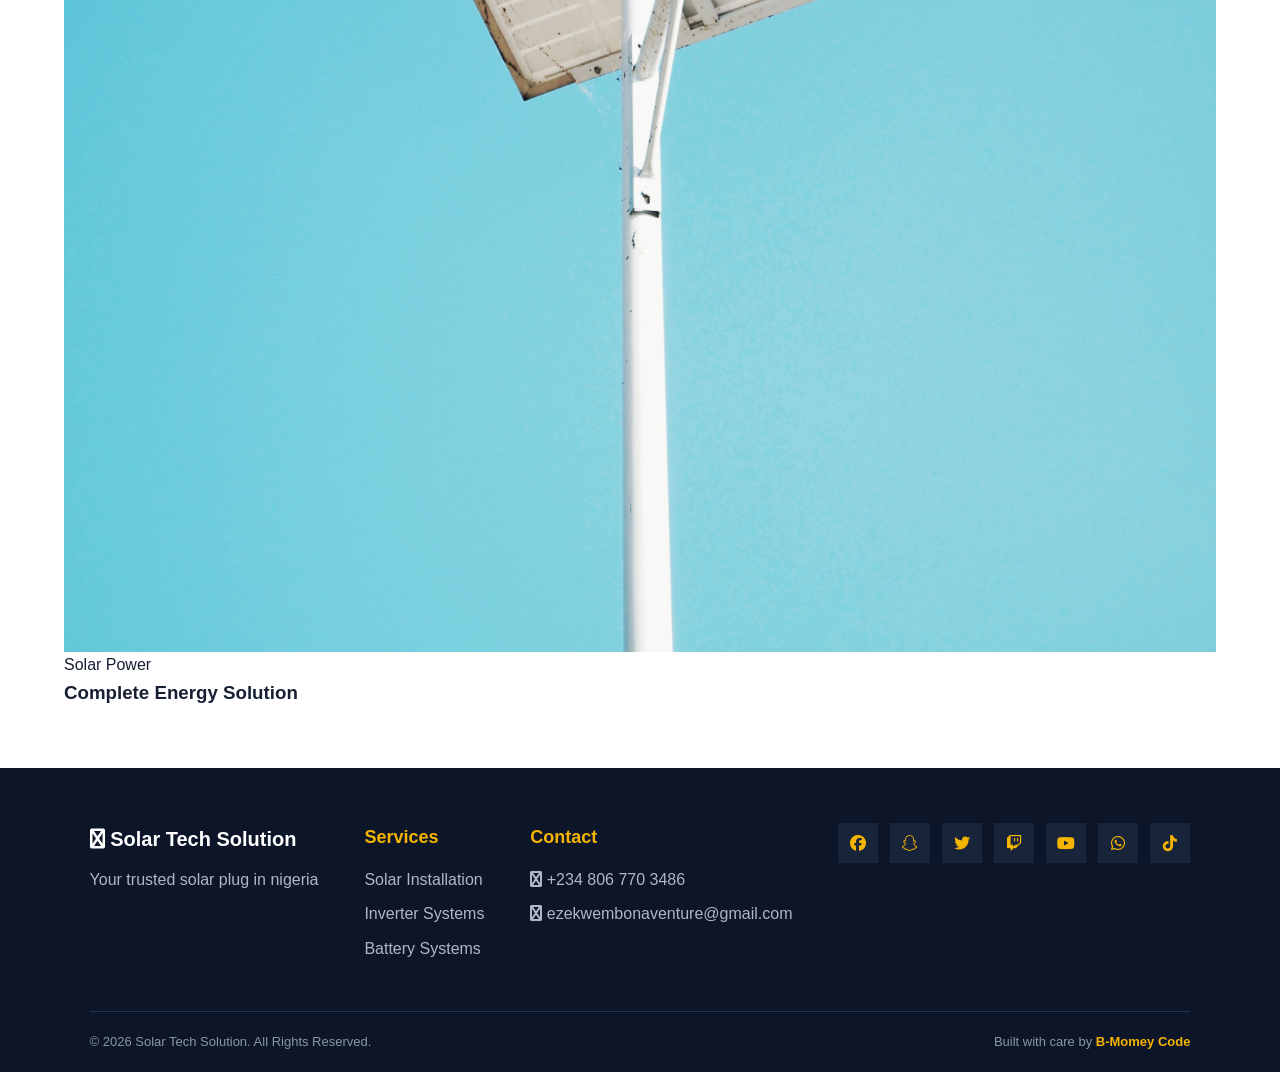
<file: projects.html>
<!DOCTYPE html>
<html lang="en">
<head>
       <meta charset="UTF-8">
       <meta name="viewport" content="width=device-width, initial-scale=1.0">
       <title>Projects | Solar Tech Solution</title>
       <link rel="stylesheet" href="style.css">
       <link rel="stylesheet" href="script.js">
       <link rel="stylesheet"   media="screen and (max-width: 768px)"href="mobile.css">
       <link rel="stylesheet" href="widescreen.css">
       <link rel="stylesheet" href="https://cdnjs.cloudflare.com/ajax/libs/font-awesome/6.5.2/css/all.min.css">
</head>
<body>
       <!--Header-->
       <header class="header">
        <div class="container nav">
          <a href="index.html" class="logo">
              <img src="img/logo.png" alt="Solar Tech Solution Logo">
          </a>
          <nav class="navbar">
              <a href="index.html">Home</a>
              <a href="about.html">About</a>
              <a href="services.html">Services</a>
              <a href="projects.html" class="active">Project</a>
              <a href="contact.html">Contact</a>
              <a href="gallery.html">Gallery</a>
          </nav>
          <a href="contact.html" class="nav-btn">
              Get a Quote
              <i class="fa-solid"fa-arrow-right></i>
          </a>
        </div>
       </header>
       <!--hero page-->
       <section class="page-hero">
        <div class="container">
         <p>
            <i class="fa-solid fa-solar-panel"></i>
            OUR PROJECTS
         </p>
         <h1>Our Solar
              <span>Work.</span>
         </h1>
        </div>
       </section>
       <!--projects-->
       <section class="projects-section">
         <div class="container">
           <div class="section-heading">
              <p class="section-label">OUR RECENT WORK</p>
              <h2>Solar Projects
                 <span>We've Completed</span>
              </h2>
           </div>
           <div class="project-grid">
              <div class="project-card">
                 <img src="img/project 1.jpg" alt="residential solar insallation">
                 <div class="project-info">
                     <span>Residential</span>
                     <h3>Home Solar Installation</h3>
                 </div>
              </div>
              <div class="project-card">
                 <div class="project-card">
                     <img src="img/project 5.jpg" alt="Commercial solar installation">
                     <div class="project-info">
                            <span>Commercial</span>
                            <h3>Buisness Solar System</h3>
                     </div>
                 </div>
                 <div class="project-card">
                     <img src="img/pexels-560930487-26319100.jpg" alt="Solar energy project">
                     <div class="project-info">
                            <span>Solar Power</span>
                            <h3>Complete Energy Solution</h3>
                     </div>
                 </div>
              </div>
           </div>
         </div>
       </section>
       <!--footer-->
        <footer class="footer">
        <div class="footer-container">
          <div class="footer-brand">
            <h3>
              <i class="fa-brands fa-sun"></i>
              Solar Tech Solution</h3>
            <p>Your trusted solar plug in nigeria</p>
          </div>
          <div class="footer-services">
            <h4>Services</h4>
            <a href="services.html">Solar Installation</a>
            <a href="services.html">Inverter Systems</a>
            <a href="services.html">Battery Systems</a>
          </div>
          <div class="footer-contact">
            <h4>Contact</h4>
            <a href="tel:08067703486">
              <i class="fa-brands fa-phone"></i>
              +234 806 770 3486
            </a>
            <a href="mailto:ezekwembonaventure@gmail.com">
              <i class="fa-brands fa-envelope"></i>
              ezekwembonaventure@gmail.com
            </a>
          </div>
          <div class="social-icons">
            <a href="https://www.facebook.com/share/19jaKNZbji/?mibextid=wwXIfr" target="_blank">
                     <i class="fa-brands fa-facebook"></i>
              </a>
              <!--snapchat-->
              <a href="https://snapchat.com/t/9XoHOMtY" target="_blank">
                     <i class="fa-brands fa-snapchat"></i>
              </a>
              <!--Twitter-->
              <a href="https://x.com/cleanenergy002?s=11" target="_blank">
                     <i class="fa-brands fa-twitter"></i>
              </a>
              <!--Twitch-->
              <a href="https://www.twitch.tv/Solartech042" target="_blank">
                     <i class="fa-brands fa-twitch"></i>
              </a>
              <!--youtube-->
              <a href="https://www.youtube.com/@Solartech001?si=rQ2NU7afKTNvPv5" target="_blank">
                     <i class="fa-brands fa-youtube"></i>
              </a>
              <!--whatsapp-->
              <a href="https://wa.me/2348067703486" target="_blank">
                     <i class="fa-brands fa-whatsapp"></i>
              </a>
              <!--tiktok-->
              <a href="https://www.tiktok.com/@solartech073?_r=1&_t=Zs-99wtcuWARWh">
                <i class="fa-brands fa-tiktok"></i>
                </a>
          </div>
          </div>
        </div>
        <div class="footer-bottom">
          <p> &copy; 2026 Solar Tech Solution. All Rights Reserved.</p>
          <p>Built with care
            by <strong>B-Momey Code</strong></p>
        </div>
      </footer>
</body>
</html>
</file>
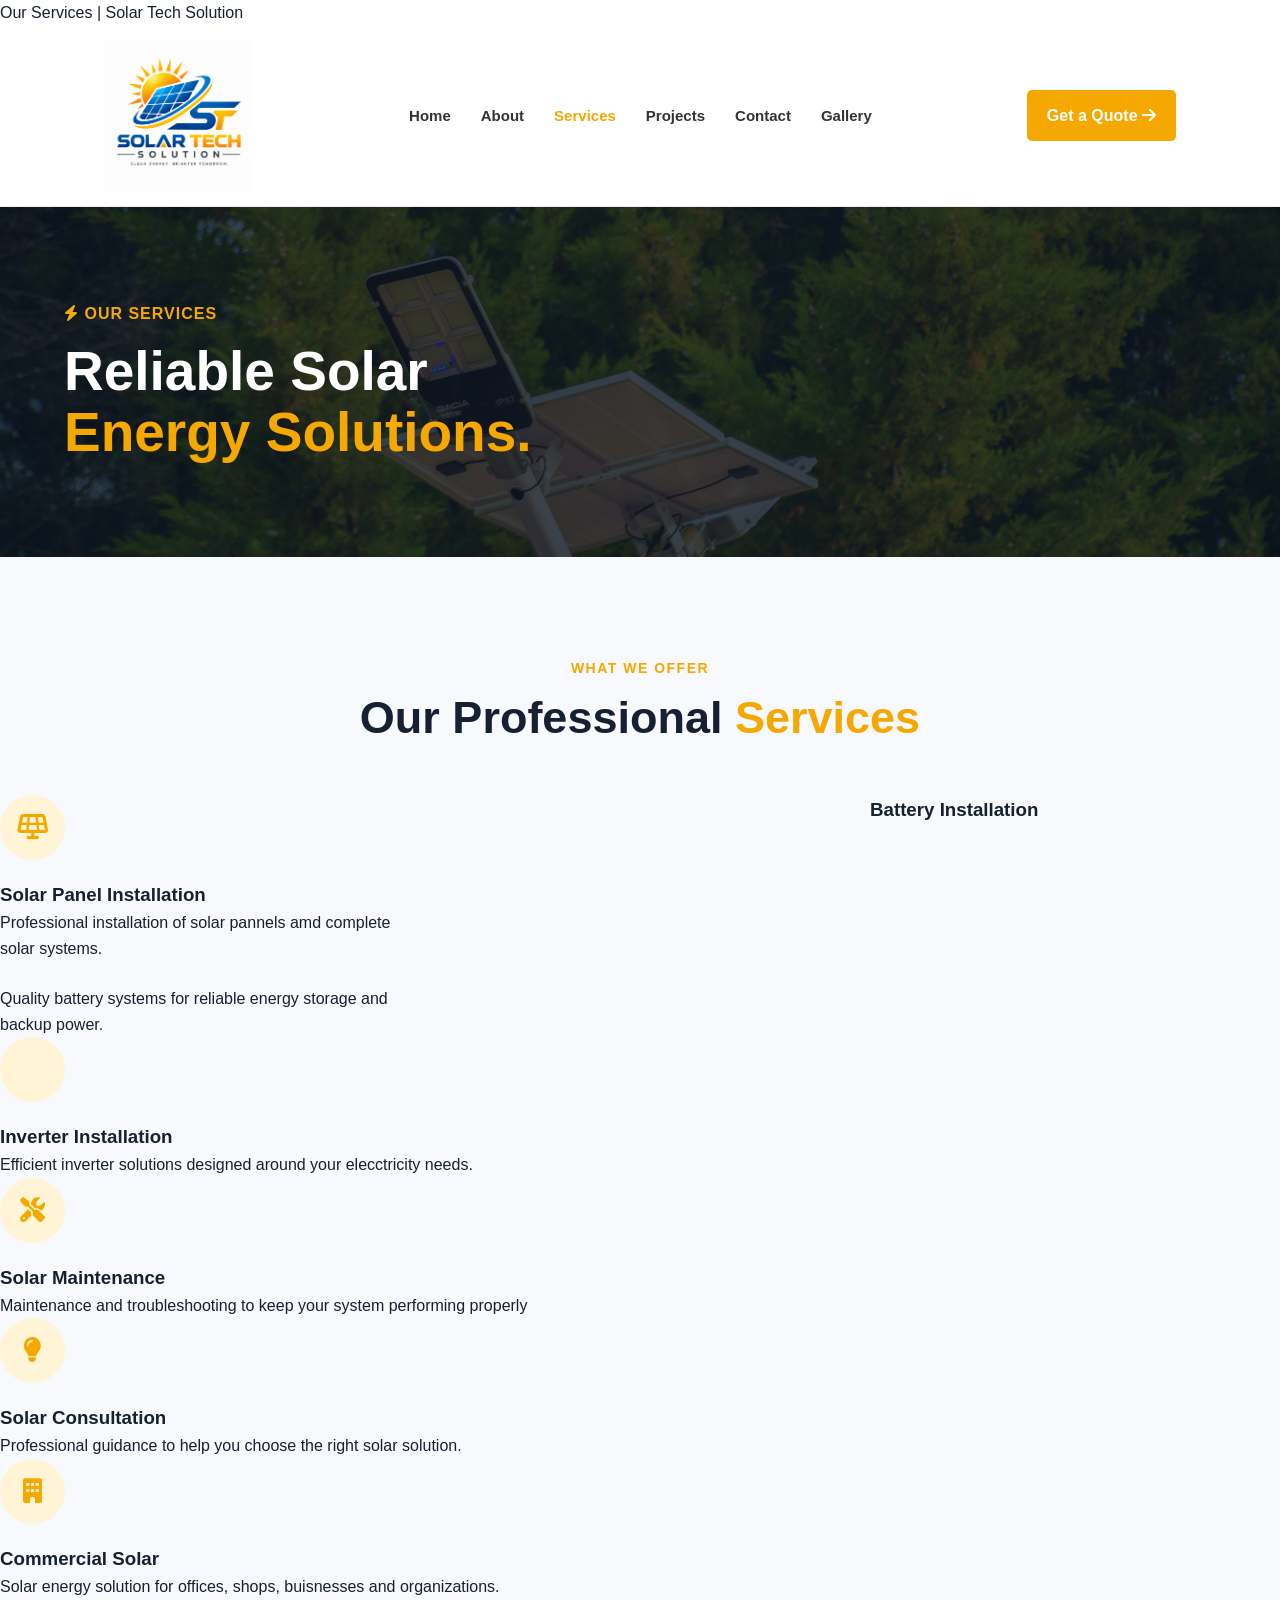
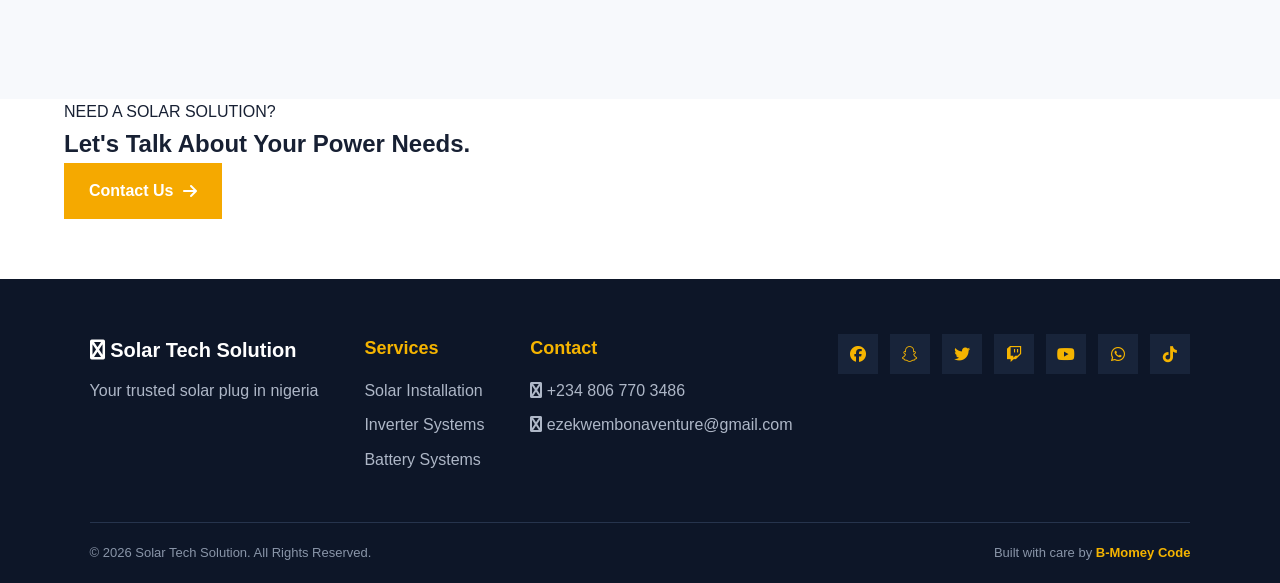
<file: services.html>
<!DOCTYPE html>
<html lang="en">
<head>
       <meta charset="UTF-8">
       <meta name="viewport" content="width=device-width, initial-scale=1.0">
       <titl>Our Services | Solar Tech Solution</title>
           <link rel="stylesheet" href="style.css">
           <link rel="stylesheet" href="script.js">
           <link rel="stylesheet"  media="screen and (max-width: 768px)" href="mobile.css">
       <link rel="stylesheet" href="widescreen.css">
           <link rel="stylesheet" href="https://cdnjs.cloudflare.com/ajax/libs/font-awesome/6.5.2/css/all.min.css">
</head>
<body>
       <!--Header-->
       <header class="header">
        <div class="container nav">
          <a href="index.html" class="logo">
              <img src="img/logo.png" alt="Solar Tech Solution logo">
          </a>
          <nav class="navbar">
            <a href="index.html">Home</a>
            <a href="about.html">About</a>
            <a href="services.html" class="active">Services</a>
            <a href="projects.html">Projects</a>
            <a href="contact.html">Contact</a>
            <a href="gallery.html">Gallery</a>
          </nav>
          <a href="contact.html" class="nav-btn">
              Get a Quote
              <i class="fa-solid fa-arrow-right"></i>
          </a>
        </div>
       </header>
       <!--Hero Page-->
       <section class="page-hero">
         <div class="container">
            <p>
              <i class="fa-solid fa-bolt"></i>
              OUR SERVICES
            </p>
            <h1>Reliable Solar
              <span>Energy Solutions.</span>
            </h1>
         </div>
       </section>
       <!--Services-->
       <section class="services section">
         <div class="section-heading">
              <p class="section-label">
                     WHAT WE OFFER
              </p>
              <h2>Our Professional 
                 <span>Services</span>
              </h2>
         </div>
         <div class="services-grid">
           <div class="service-card">
              <div class="service-icon">
                 <i class="fa-solid fa-solar-panel"></i>
              </div>
              <h3>Solar Panel Installation</h3>
              <p>
                  Professional installation of solar pannels amd complete solar systems.
              </p>
           </div>
           <div class="service-card">
              <i class="fa-solid fa-batttery-full"></i>
           </div>
           <h3>Battery Installation</h3>
           <p>
              Quality battery systems for reliable energy storage and backup power.
           </p>
         </div>
         <div class="service-card">
              <div class="service-icon">
                  <i class="fa-solar-panel fa-bolt"></i>
              </div>
              <h3>Inverter Installation</h3>
              <p>Efficient inverter solutions designed around your elecctricity needs.</p>
         </div>
         <div class="service-card">
              <div class="service-icon">
                <i class="fa-solid fa-screwdriver-wrench"></i>
              </div>
              <h3>Solar Maintenance</h3>
              <p>Maintenance and troubleshooting to keep your system performing properly</p>
         </div>
         <div class="service-card">
              <div class="service-icon">
                     <i class="fa-solid fa-lightbulb"></i>
              </div>
              <h3>Solar Consultation</h3>
              <p>Professional guidance to help you choose the right solar solution.</p>
         </div>
         <div class="service-card">
              <div class="service-icon">
                     <i class="fa-solid fa-building"></i>
              </div>
              <h3>Commercial Solar</h3>
              <p>Solar energy solution for offices, shops, buisnesses and organizations.</p>
         </div>
       </section>
       <!--cta-->
       <section aria-checked="cta">
              <div class="container cta-content">
                <div>
                     <p>NEED A SOLAR SOLUTION?</p>
                     <h2>Let's Talk About Your Power Needs.</h2>
                </div>
                <a href="contact.html" class="primary-btn">
                     Contact Us
                     <i class="fa-solid fa-arrow-right"></i>
                </a>
              </div>
       </section>
       <!--footer-->
        <footer class="footer">
        <div class="footer-container">
          <div class="footer-brand">
            <h3>
              <i class="fa-brands fa-sun"></i>
              Solar Tech Solution</h3>
            <p>Your trusted solar plug in nigeria</p>
          </div>
          <div class="footer-services">
            <h4>Services</h4>
            <a href="services.html">Solar Installation</a>
            <a href="services.html">Inverter Systems</a>
            <a href="services.html">Battery Systems</a>
          </div>
          <div class="footer-contact">
            <h4>Contact</h4>
            <a href="tel:08067703486">
              <i class="fa-brands fa-phone"></i>
              +234 806 770 3486
            </a>
            <a href="mailto:ezekwembonaventure@gmail.com">
              <i class="fa-brands fa-envelope"></i>
              ezekwembonaventure@gmail.com
            </a>
          </div>
          <div class="social-icons">
            <a href="https://www.facebook.com/share/19jaKNZbji/?mibextid=wwXIfr" target="_blank">
                     <i class="fa-brands fa-facebook"></i>
              </a>
              <!--snapchat-->
              <a href="https://snapchat.com/t/9XoHOMtY" target="_blank">
                     <i class="fa-brands fa-snapchat"></i>
              </a>
              <!--Twitter-->
              <a href="https://x.com/cleanenergy002?s=11" target="_blank">
                     <i class="fa-brands fa-twitter"></i>
              </a>
              <!--Twitch-->
              <a href="https://www.twitch.tv/Solartech042" target="_blank">
                     <i class="fa-brands fa-twitch"></i>
              </a>
              <!--youtube-->
              <a href="https://www.youtube.com/@Solartech001?si=rQ2NU7afKTNvPv5" target="_blank">
                     <i class="fa-brands fa-youtube"></i>
              </a>
              <!--whatsapp-->
              <a href="https://wa.me/2348067703486" target="_blank">
                     <i class="fa-brands fa-whatsapp"></i>
              </a>
              <!--tiktok-->
              <a href="https://www.tiktok.com/@solartech073?_r=1&_t=Zs-99wtcuWARWh">
                <i class="fa-brands fa-tiktok"></i>
                </a>
          </div>
          </div>
        </div>
        <div class="footer-bottom">
          <p> &copy; 2026 Solar Tech Solution. All Rights Reserved.</p>
          <p>Built with care
            by <strong>B-Momey Code</strong></p>
        </div>
      </footer>
      </body>
      </html>
</file>
<file: style.css>
/*RESET*/
*{
       margin: 0;
       padding: 0;
       box-sizing: border-box;
}
html{
       scroll-behavior: smooth;
}
body{
       font-family: Arial, Helvetica, sans-serif;
       color: #172033;
       background: #ffffff;
       line-height: 1.6;
}
img{
       max-width: 100%;
       display: block;
}
a{
       text-decoration: none;
       color: inherit;
}
.container{
       width: 90%;
       max-width: 1200px;
       margin: auto;
}
/*Header*/
.header{
       width: 100%;
       background: #ffffff;
       border-bottom: 1px solid #eeeeee;
       position: sticky;
       top: 0;
       z-index: 1000;
}
.nav{
       min-height: 85px;
       display: flex;
       align-items: center;
       justify-content: space-between;
       gap: 30px;
       align-items: center;
       padding: 15px 40px;
}
/*logo*/
.logo img{
       width: 150px;
       height: auto;
}
/*navigation menu*/
.navbar{
       display: flex;
       align-items: center;
       gap: 30px;
}
.navbar a{
       font-size: 15px;
       font-weight: 600;
       color: #333333;
       transition: 0.3s;
}
.navbar a:hover,
.navbar a.active{
       color: #f5a900;
}
/*Quote button*/
.nav-btn{
       background: #f5a900;
       color: #ffffffff;
       padding: 13px 20px;
       border-radius: 5px;
       font-weight: 700;
       transition: 0.3s;
}
.quote-btn{
       margin-left: auto;
}
.nav-btn:hover{
       background: #d98e00;
       transform: translateY(-2px);
}
/*Hero*/
.hero{
       min-height: 650px;
       background-image: url(img/installation.jpg.jpg);
       background-position: center;
       position: relative;
       display: flex;
       align-items: center;
}
.hero-overlay{
       position: absolute;
       inset: 0;
       background: rgba(0, 0, 0, 0.55);
}
.hero-content{
       position: relative;
       z-index: 2;
}
.hero-text{
       max-width: 700px;
       color: #ffffff;
}
.hero-small{
       color: #f5b000;
       font-size: 14px;
       font-weight: bold;
       letter-spacing: 1.5px;
       margin-bottom: 15px;
}
.hero-small i{
       margin-right: 7px;
}
.hero-text h1{
       font-size: 65px;
       line-height: 1.1;
       margin-bottom: 25px;
       font-weight: 800;
}
.hero-text h1 span{
       display: block;
       color: #f5b000;
}
.hero-description{
       font-size: 19px;
       max-width: 600px;
       margin-bottom: 30px;
       color: #eeeeee;
}
/*Hero buttons*/
.hero-buttons{
       display: flex;
       gap: 15px;
       flex-wrap: wrap;
}
.primary-btn,
.secondary-btn{
       display: inline-flex;
       align-items: center;
       justify-content: center;
       gap: 10px;
       padding: 15px 25px;
       box-sizing: 5px;
       font-weight: 700;
       transition: 0.3s;
}
.primary-btn{
       background: #f5a900;
       color: #ffffff;
}
.primary-btn:hover{
       background: #d98e00;
       transform:translateY(-3px);
}
.secondary-btn{
       border: 2px solid #ffff;
       color: #ffffff;
}
.secondary-btn:hover{
       background: #ffffff;
       color: #172033;
}
/*Gemeral sections*/
.section{
       padding: 100px 0;
}
.section-label{
       color: #f5a900;
       font-weight: 700;
       font-size: 14px;
       letter-spacing: 1.5px;
       margin-bottom: 12px;
}
.section-label i{
       margin-right: 7px;
}
.section-heading{
       text-align: center;
       max-width: 700px;
       margin: 0 auto 50px;
}
.section-heading h2,
.about-text h2,
.why-text h2,
.contact-info h2,
.intro h2{
       font-size: 45px;
       line-height: 1.2;
       margin-bottom: 20px;
       color: #172033;
}
.section-heading h2 span,
.about-text h2 span,
.why-text h2 span,
.contact-info h2 span,
.intro h2 span{
       color: #f5a900;
}
.section-heading > p:last-child{
       color: #77777777;
}
.hero-image{
       position: relative;
       width: 100%;
}
.hero-image>
img:first-child{
       width: 100%;
       display: block;
}
.apron-badge{
       position: absolute;
       width: 80px;
       height: 80px;
       object-fit: contain;
       top: 200%;
       left: 92%;
       right: 900%;
       z-index: 2;
}
/*Intro*/
.intro{
       text-align: center;
}
.intro .container{
       max-width: 800px;
}
.intro> .container>p:not(.section-label){
       color: #666666;
       margin-bottom: 30px;
}
/*About*/
.about-grid{
       display: grid;
       grid-template-columns: 1fr 1fr;
       gap: 70px;
       align-items: center;
}
.about-image{
       position: relative;
}
.about-image img{
       width: 100%;
       height: 480px;
       object-fit: cover;
       border-radius: 10px;
}
.about-text>p:not(.section-label){
       color: #666666;
       margin-bottom: 15px;
}
.about-features{
       display: grid;
       grid-template-columns: 1fr 1fr;
       gap: 15px;
       margin: 25px 0 30px;
}
.about-features div{
       display: flex;
       gap: 10px;
       align-items: center;
       font-weight: 600;
}
.about-features i{
       color: #f5a900;
}
/*services*/
.services{
       background: #f7f9fc;
}
.services-grid{
       display: grid;
       grid-template-columns: repeat(3, 1fr);
       gap: 25px;
}
.services-card{
       background: #ffffffff;
       padding: 35px 30px;
       border-radius: 10px;
       border: 1px solid #eeeeee;
       transition: 0.3s;
}
.services-card:hover{
       transform: translateY(-8px);
       box-shadow: 0 15px 35px rgba(0, 0, 0, 0.08);
}
.service-icon{
       width: 65px;
       height: 65px;
       display: flex;
       align-items: center;
       justify-content: center;
       background: #fff4d6;
       color: #f5a900;
       border-radius: 50%;
       font-size: 25px;
       margin-bottom: 20px;
}
.services-card h3{
       font-size: 22px;
       margin-bottom: 12px;
}
.services-card p{
       color: #77777777;
       margin-bottom: 20px;
}
,.services-card a{
       color: #e19a00;
       font-weight: 700;
}
/*Projects*/
.projects{
       background: #ffffff;
}
.projects-grid{
       display: grid;
       grid-template-columns: repeat(3, 1fr);
       gap: 25px;
}
.projects-card{
       position: relative;
       overflow: hidden;
       border-radius: 10px;
       min-height: 380px;
}
.projects-card img{
       width: 100%;
       height: 380px;
       object-fit: cover;
       transition: 0.5s;
}
.projects-card:hover img{
       transform: scale(1.08);
}
.projects-info{
       position: absolute;
       bottom: 0;
       left: 0;
       right: 0;
       padding: 30px 25px;
       color: #ffffff;
       background: linear-gradient(
              tranparent,rgba(0, 0, 0, 0.85)
               );
}
.projects-info span{
       color: #f5a900;
       font-size: 13px;
       font-weight: bold;
}
.projects-info h3{
       font-size: 22px;
}
/*Hero page*/
.page-hero{
       min-height: 350px;
       display: flex;
       align-items: center;
       background: 
       linear-gradient(
              rgba(10, 20, 35, 0.75),
              rgba(10, 20, 35, 0.75)
       ),
              url(img/project\ 8.jpg);
              background-size: cover;
              background-position: center;
              color: #ffffff;
}
.page-hero p{
       color: #f5a900;
       font-weight: bold;
       letter-spacing: 1px;
}
.page-hero h1{
       font-size: 55px;
       max-width: 700px;
       line-height: 1.1;
       margin-top: 15px;
}
.page-hero h1 span{
       color: #f5a900;
       display: block;
}
/*Contact*/
.contactForm{
       padding: 35px;
       border-radius: 10px;
       box-shadow: 0 10px 35px
       rgba(0, 0, 0, 0.06);
}
.contactForm input,
.contactForm select,
.contactForm textarea{
       width: 100%;
       padding: 15px;
       margin-bottom: 18px;
       border: 1px solid #dddddd;
       border-radius: 5px;
       font-family: inherit;
       font-size: 15px;
       outline: none;
}
.contactForm input:focus,
.contactForm select:focus
.contactForm
textarea:focus{
       border-color: #f5a900;
}
.contactForm textarea{
       resize: vertical;
}
.contactForm button{
       border: none;
       cursor: pointer;
}
.whatsapp-btn{
       display: inline-flex;
       align-items: center;
       gap: 10px;
       background: #25d366;
       color: #ffffff;
       padding: 14px 20px;
       border-radius: 5px;
       font-weight: bold;
       margin-top: 10px;
}
.whatsapp-btn:hover{
       opacity: 0.9;
}
/*footer*/
.footer{
       background: #0d1628;
       color: #ffffff;
      padding: 55px 7% 20px;
      margin-top: 60px;
}
.footer-container{
       max-width: 1200px;
       margin: auto;
       display: flex;
       align-items: flex-start;
       justify-content: space-between;
       gap: 45px;
}
.footer h3{
       color: #ffffff;
       font-size: 20px;
       margin-bottom: 12px;
}
.footer h4{
       color: #f5b400;
       font-size: 18px;
       margin-bottom: 15px;
}
.footer-brand{
       max-width: 230px;
}
.footer-brand p{
       color: #aeb7c7;
       line-height: 1.6;
       margin: 0;
}
.footer-services,
.footer-contact,
.footer-social{
       display: flex;
       flex-direction: column;
}
.footer-services a,
.footer-contact a{
       color: #aeb7c7;
       text-decoration: none;
       margin-bottom: 9px;
       transition: 0.3s;
}
.footer-services a:hover,
.footer-contact a:hover{
       color: #f5b400;
}
.social-icons{
       display: flex;
       align-items: center;
       gap: 12px;
}
.social-icons a{
       width: 40px;
       height: 40px;
       display: flex;
       align-items: center;
       justify-content: center;
       background: #18243a;
       color: #f5b400;
       border-radius: #18243a;
       text-decoration: none;
       transition: 0.3s;
}
.social-icons a:hover{
       background: #f5b400;
       color: #0d1628;
       transform: translateY(-4px);
}
.footer-bottom{
      max-width: 1200px;
      margin: 40px auto 0;
      padding-top: 20px;
      border-top: 1px solid #26344d;
      display: flex;
      justify-content: space-between;
      align-items: center;
      gap: 20px;
}
.footer-bottom p{
       color: #8995a8;
       font-size: 13px;
       margin: 0;
}
.footer-bottom strong{
       color: #f5b400;
}
html,
body{
       width: 100%;
       max-width: 100%;
       overflow: hidden;
}
*{
       box-sizing: border-box;
}
img{
       max-width: 100%;
       height: auto;
}
@media(max-width: 900px){
       .container{
              width: 90%;
              max-width: 100%;
              margin: auto;
       }
       section{
              padding: 70px 0;
       }
       h1{
              font-size: 48px;
              line-height: 1.15;
       }
       h2{
              font-size: 36px;
       }
       p{
              font-size: 16px;
              line-height: 1.7;
       }
       .hero{
              min-height: auto;
              padding: 100px 0 70px;
       }
       .hero-content{
              width: 100%;
       }
       .hero-image{
              width: 100%;
       }
       .services-grid,
       .service-grid,
       .projects-grid,
       .project-grid,
       .cards
       .card-container{
              grid-template-columns: repeat(2, 1fr);
              gap: 25px;
       }
       .about-container,
       .about-content,
       .contact-container{
              gap: 40px;
       }
       .about-image img,
       .hero-image img{
              width: 100%;
              height: auto;
              object-fit: cover;
       }
       .footer-container{
              flex-wrap: wrap;
              justify-content: space-between;
       }
       .footer-brand{
              width: 100%;
              max-width: 100%;
       }
}
@media (max-width: 600px) {
       body{
              font-size: 15px;
       }
       .container{
              width: 92%;
              margin: auto;
       }
       .section{
              padding: 55px 0;
       }
       nav,
       .navbar,
       .nav-cotainer{
              width: 100%;
       }
       .nav-cotainer{
              padding: 15px 20px;
       }
       .nav-links{
              gap: 15px;
              flex-wrap: wrap;
              justify-content: center;
       }
       .nav-links a{
              font-size: 14px;
       }
       .hero{
              padding: 8-px 0 50px;
              text-align: center;
       }
       .hero-content{
              width: 100%;
       }
       h1{
              font-size: 38px;
              line-height: 1.15;
              margin-bottom: 20px;
       }
       h2{
              font-size: 30px;
              line-height: 1.2;
       }
       h3{
              font-size: 22px;
       }
       p{
              font-size: 15px;
              line-height: 1.7;
       }
       .hero-buttons{
              display: flex;
              flex-direction: column;
              align-items: center;
              gap: 12px;
              width: 100%;
       }
       .hero-buttons a,
       .hero-buttons button{
              width: 90%;
              max-width: 320px;
              text-align: center;
       }
       .stats,
       .stats-container{
              display: grid;
              grid-template-columns: repeat(2, 1fr);
              gap: 15px;
       }
       .about-container,
       .about-content{
              display: flex;
              flex-direction: column;
       }
       .about-text,
       .about-image{
              width: 100%;
       }
       .about-image img{
              width: 100%;
              height: auto;
       }
       .services-grid,
       .service-grid,
       .cards,
       .card-container{
              display: grid;
              grid-template-columns: 1fr;
              gap: 20px;
       }
       .services-card,
       .card{
              width: 100%;
       }
       .features,
       .features-grid,
       .why-grid{
              display: grid;
              grid-template-columns: 1fr;
              gap: 20px;
       }
       .projects-grid,
       .project-grid{
              display: grid;
              grid-template-columns: 1fr;
              gap: 25px;
       }
       .project-card{
              width: 100%;
       }
       .project-card img{
              width: 100%;
              height: auto;
              display: block;
       }
       .contact-container{
              display: flex;
              flex-direction: column;
              gap: 30px;
       }
       .contact-info,
       .contact-form{
              width: 100%;
       }
       input,
       textarea,
       select{
              width: 100%;
              max-width: 100%;
              font-size: 16px;
       }
       textarea{
              min-height: 150px;
              resize: vertical;
       }
       button{
              max-width: 100%;
       }
       footer{
              padding: 45px 20px 20px;
       }
       .footer-container{
              display: flex;
             flex-direction: column;
              gap: 30px;
              text-align: center;
       }
       .footer-links{
              display: flex;
              flex-direction: column;
              gap: 10px;
}
.footer-brand,
.footer-services,
.footer-contact,
.footer-social{
       width: 100%;
       align-items: center;
}
.social-icons{
       justify-content: center;
       flex-wrap: wrap;
}
.footer-bottom{
       flex-direction: column;
       text-align: center;
       gap: 10px;
}
}
@media(max-width: 480px){
       container{
              width: 90%;
       }
       section{
              padding: 45px 0;
       }
       h1{
              font-size: 32px;
       }
       h2{
              font-size: 27px;
       }
       h3{
              font-size: 20px;
       }
              .stats,
              .stats-container{
                     grid-template-columns: 1fr;
              }
              .hero-buttons a,
              .hero-buttons button{
                     width: 100%;
       }
       .service-card,
       .project-card,
       .card{
              padding: 20px;
       }
}
html,
body{
       overflow-y: auto;
       overflow-x: hidden;
       height: auto;
       min-height: 100%;
}
body{
       position: static;
}
.socials{
       padding-left: 100px;
}
</file>
<file: mobile.css>
@media(max-width: 600px){
       .container{
              width: 92%;
       }
       .nav{
              min-height: 70px;
       }
       .logo img{
              width: 115px;
       }
       .navbar {
              display: none;
       }
       .section{
              padding: 70px 0;
       }
       .hero{
              min-height: 600px;
       }
       .hero-text h1{
              font-size: 40px;
       }
       .hero-description{
              font-size: 16px;
       }
       .hero-buttons{
              flex-direction: column;
              align-items: flex-start;
       }
       .primary-btn,
       .secondary-btn{
              width: 100%;
       }
       .section-heading h2,
       .about-text h2,
       .contact-info h2,
       .intro h2{
              font-size: 34px;
       }
       .page-hero{
              min-height: 280px;
       }
       .page-hero h1{
              font-size: 40px;
       }
       .services-grid,
       .project-grid{
              grid-template-columns: 1fr;
       }
       .about-features{
              grid-template-columns: 1fr;
       }
       .about-image img{
              height: 350px;
       }
       .cta-content{
              flex-direction: column;
              align-items: flex-start;
       }
       .cta h2{
              font-size: 30px;
       }
       .footer-grid{
              grid-template-columns: 1fr;
       }
       .contact-form{
              padding: 25px 20px;
       }
}
</file>
<file: widescreen.css>
@media(max-width: 900px){
       .navbar{
              gap: 15px;
       }
       .navbar a{
              font-size: 13px;
       }
       .nav-btn{
              display: none;
       }
       .hero-text h1{
              font-size: 50px;
       }
       .about-grid,
       .contact-grid{
              grid-template-columns: 1fr;
       }
       .services-grid{
              grid-template-columns: repeat(2, 1fr);
       }
       .projects-grid{
              grid-template-columns: repeat(2, 1fr);
       }
       .footer-grid{
              grid-template-columns: 1fr 1fr;
       }
}
</file>
